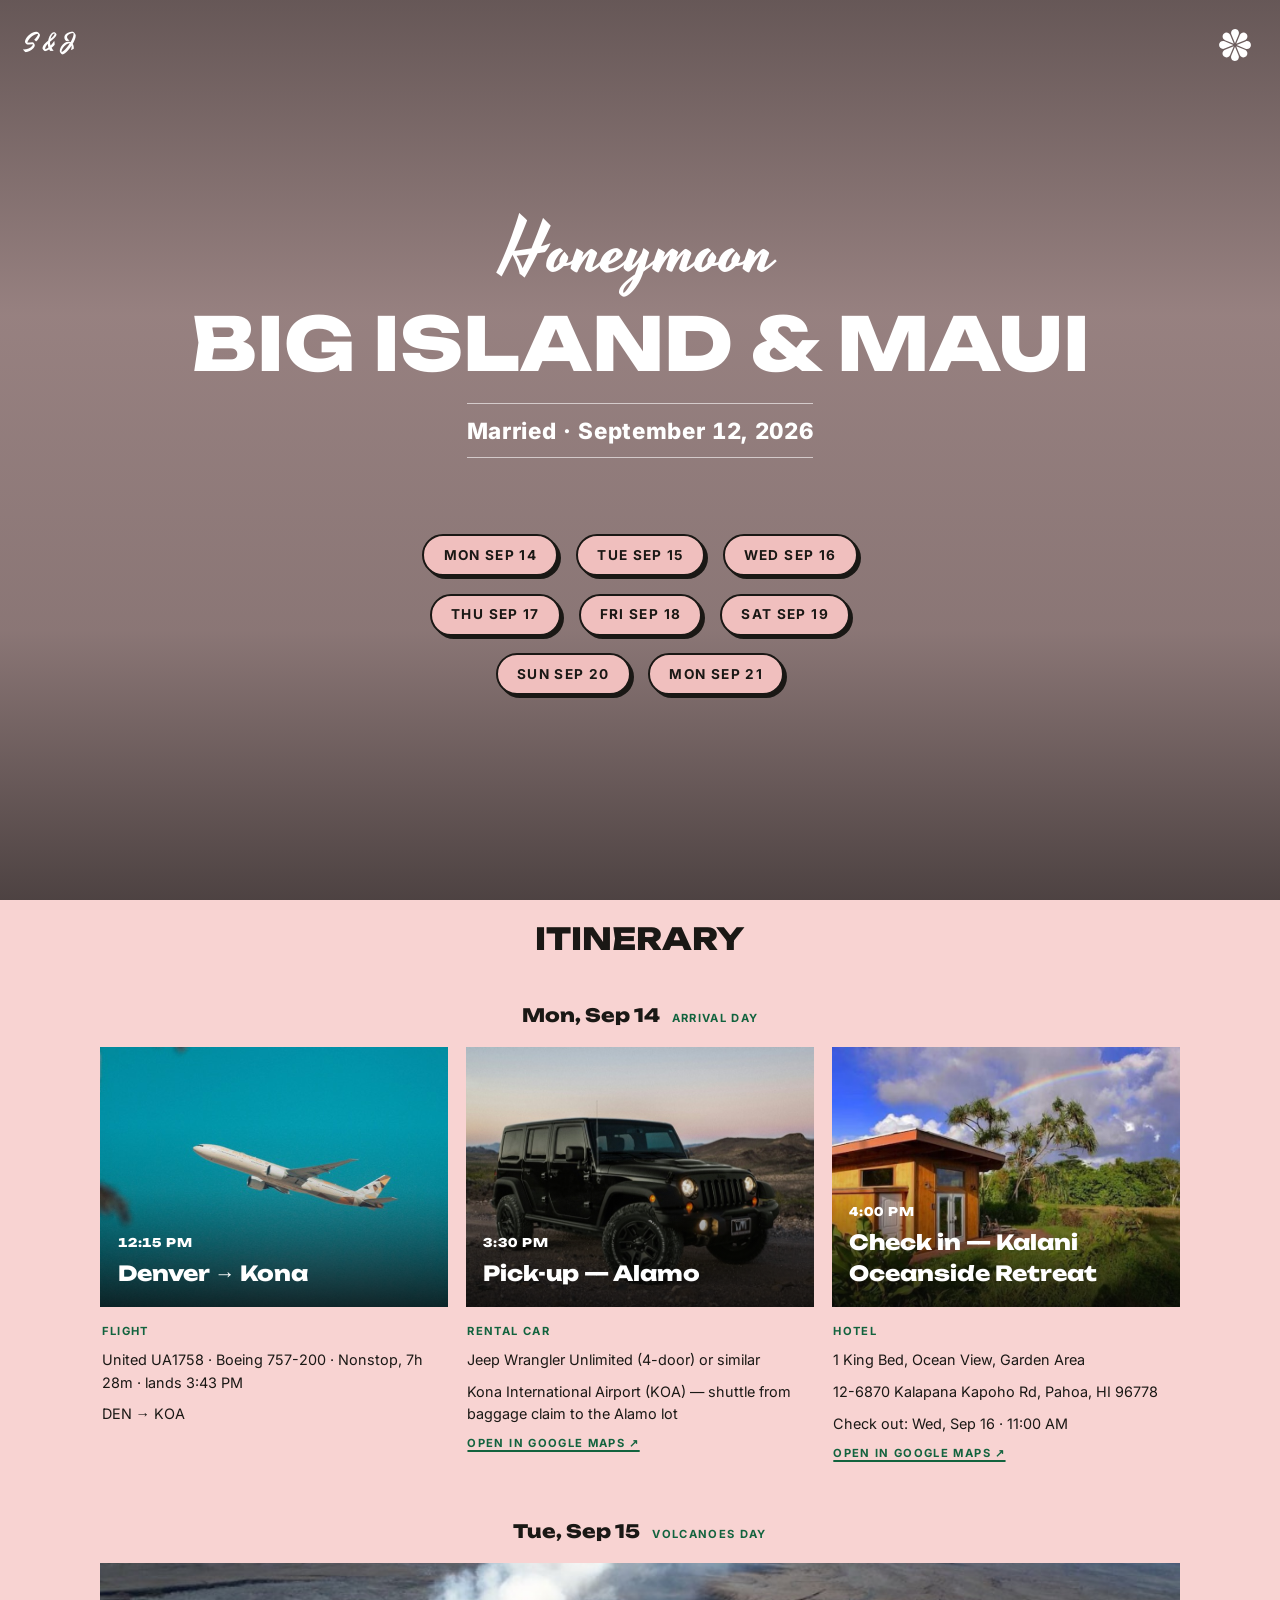
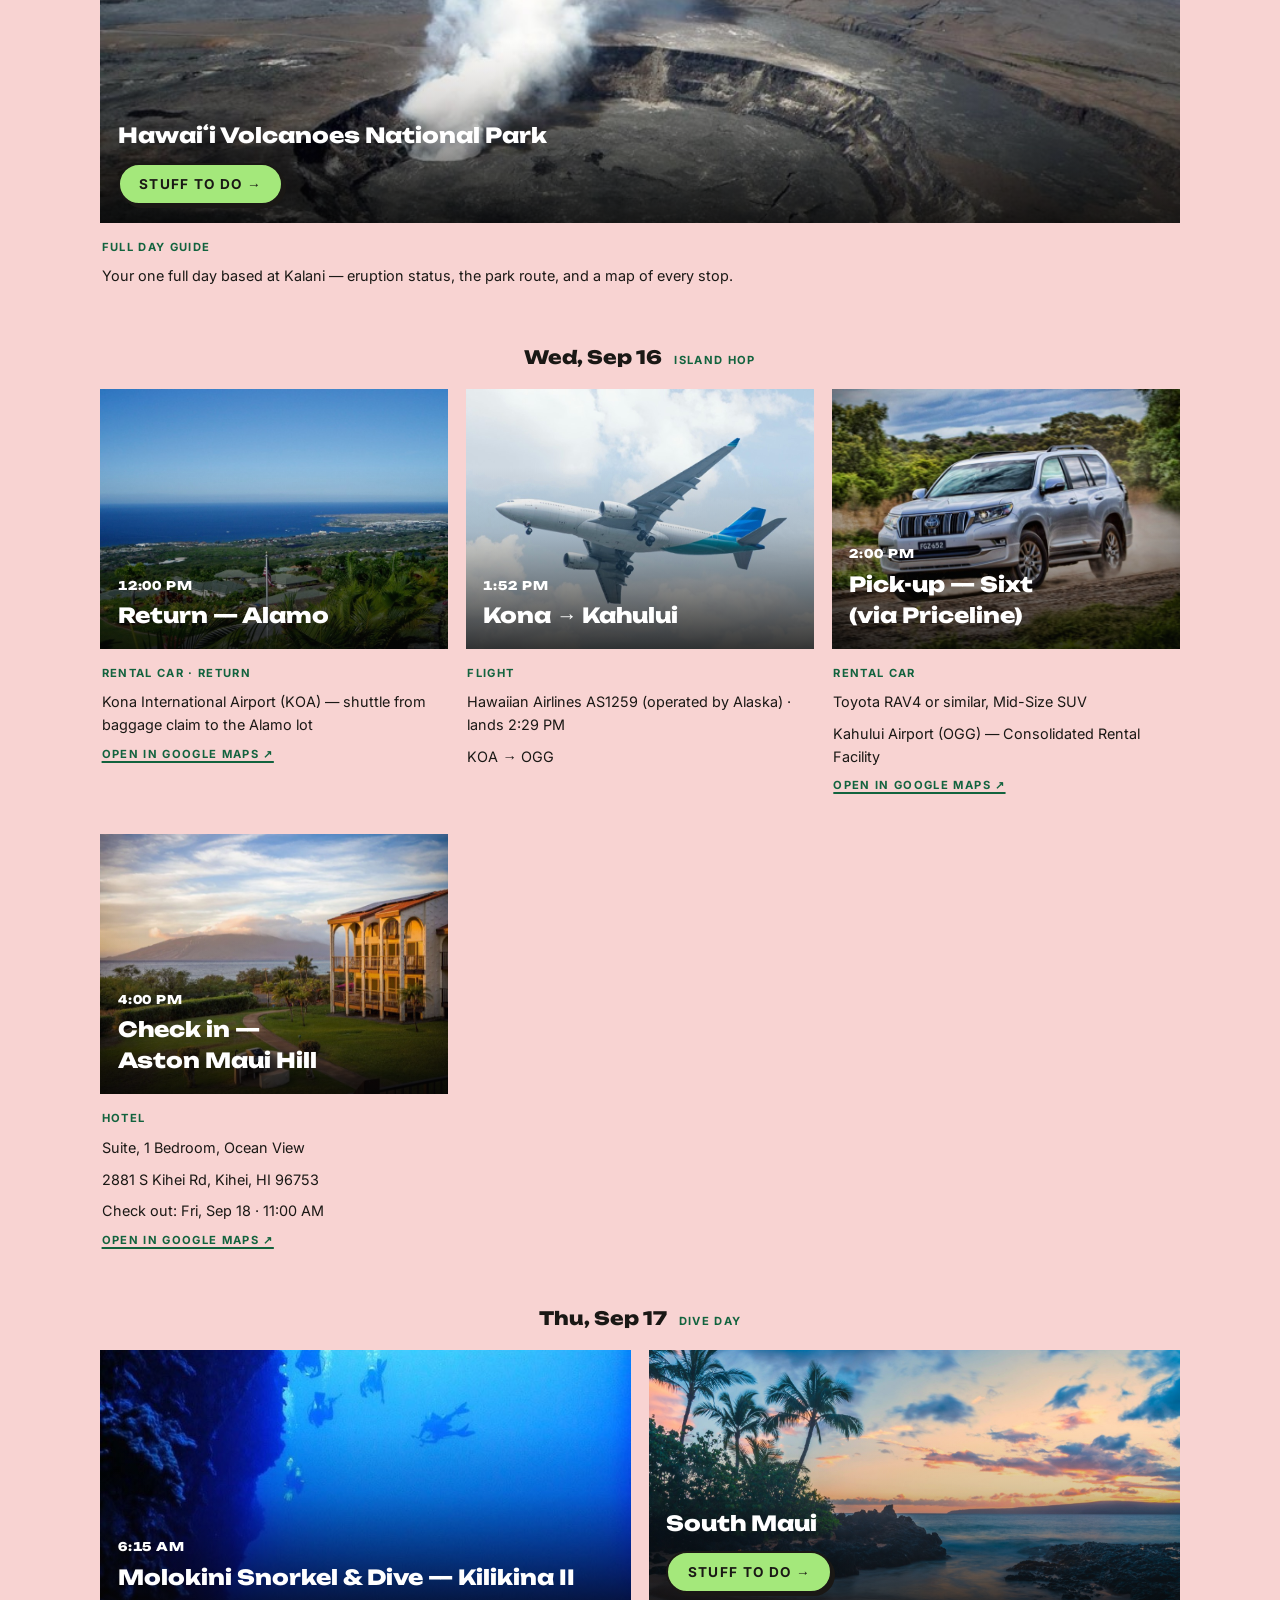
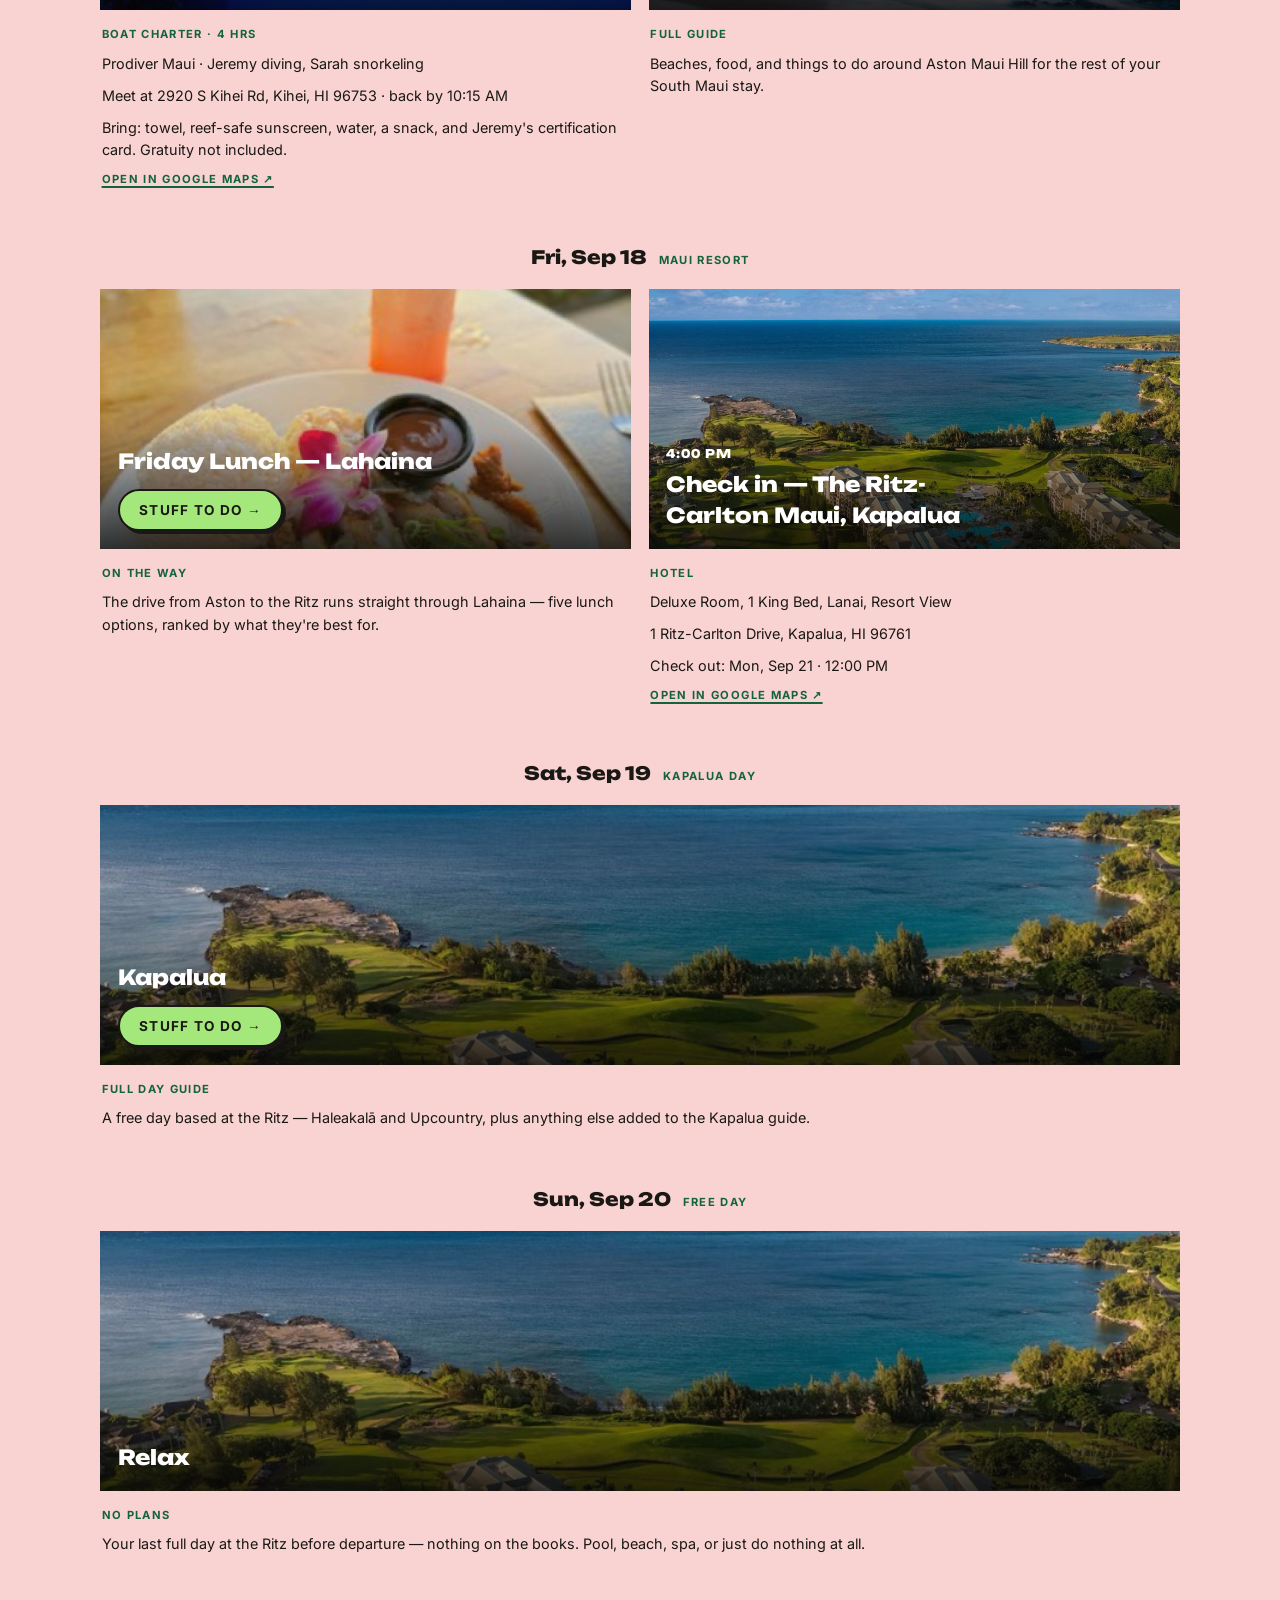
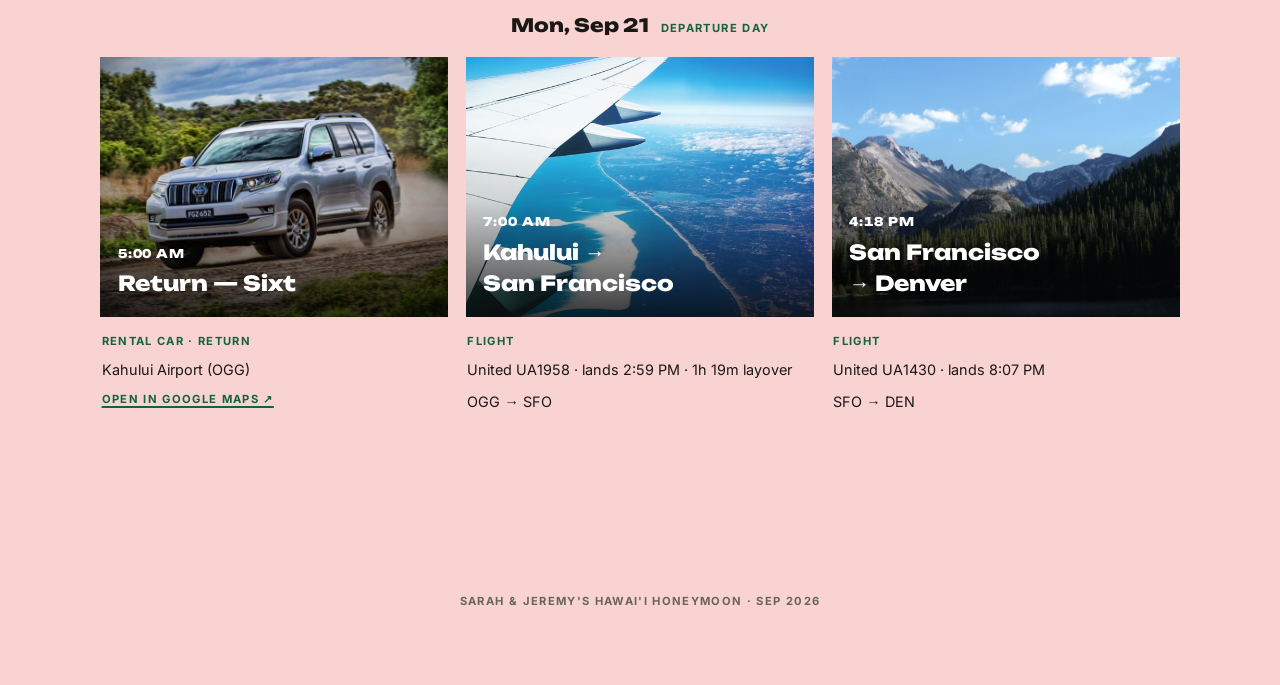
<file: index.html>
<!DOCTYPE html>
<html lang="en">
<head>
<meta charset="UTF-8">
<meta name="viewport" content="width=device-width, initial-scale=1.0, viewport-fit=cover">
<title>Sarah &amp; Jeremy's Honeymoon — Sep 2026</title>
<link rel="apple-touch-icon" href="apple-touch-icon.png">
<link rel="icon" href="apple-touch-icon.png">
<meta name="apple-mobile-web-app-title" content="Honeymoon">
<link rel="stylesheet" href="style.css">
</head>
<body>

<a class="skip-link" href="#full-itinerary">Skip to itinerary</a>

<header class="site-nav" id="site-nav">
  <div class="nav-inner">
    <button class="nav-menu-toggle" id="menu-toggle" aria-label="Open menu" aria-expanded="false" aria-controls="site-menu">
      <svg class="nav-flower-icon" viewBox="0 0 100 100" width="28" height="28" aria-hidden="true" focusable="false">
        <g fill="currentColor">
          <path d="M23.8309326,37.2197571l23.0420532,9.6327515l-9.4787598-23.097168   c-2.7919312-6.8032227-11.633667-8.7077026-16.8599243-3.5341797c-0.0755615,0.0748291-0.1508789,0.1499023-0.2258301,0.2252808   C15.1661987,25.6155701,17.1038208,34.4075012,23.8309326,37.2197571z"/>
          <path d="M23.7550659,62.6055603c-6.8031616,2.7919312-8.7077026,11.633606-3.5342407,16.8598633   c0.0749512,0.0756836,0.1500854,0.151062,0.2255249,0.2261353c5.1691284,5.142334,13.9610596,3.2047119,16.7733765-3.5224609   l9.6329346-23.0424805L23.7550659,62.6055603z"/>
          <path d="M22.4661255,59.4639587l23.09729-9.4788208l-23.0422363-9.6327515   c-6.7270508-2.8123169-14.34552,1.9845581-14.4122314,9.2755737c-0.0009766,0.1063232-0.0015259,0.2127686-0.00177,0.3191528   C8.0963745,57.3009338,15.6629028,62.2559509,22.4661255,59.4639587z"/>
          <path d="M50.0145264,45.5632629l9.6326904-23.0420532c2.8123169-6.7271729-1.9846802-14.3455811-9.2756958-14.4122314   c-0.1063232-0.0009766-0.2126465-0.0015259-0.3190308-0.00177c-7.3538208-0.0107422-12.3087769,7.5557251-9.5167847,14.3589478   L50.0145264,45.5632629z"/>
          <path d="M77.5338745,40.5353699l-23.0974731,9.4790039l23.0424194,9.6328735   c6.7271729,2.8122559,14.3456421-1.9847412,14.4122314-9.2757568c0.0010376-0.1063843,0.0015869-0.2128296,0.00177-0.3193359   C91.9035645,42.6983337,84.3370972,37.7434998,77.5338745,40.5353699z"/>
          <path d="M49.9852905,54.4362488l-9.6329956,23.0426025c-2.8123169,6.7271118,1.9846191,14.3455811,9.2756348,14.4122925   c0.1064453,0.0009766,0.2129517,0.0015259,0.319519,0.0016479c7.3538208,0.0109253,12.3088379-7.555603,9.5168457-14.3588257   L49.9852905,54.4362488z"/>
          <path d="M76.2443848,37.3940125c6.8032837-2.7919922,8.7077637-11.6337891,3.5341797-16.8599243   c-0.0748901-0.0756836-0.1499634-0.151001-0.2253418-0.2259521c-5.1691895-5.1422119-13.9610596-3.2045288-16.7732544,3.522522   l-9.6328125,23.0422363L76.2443848,37.3940125z"/>
          <path d="M76.1694336,62.7799377L53.12677,53.1469421l9.4790039,23.0977783   c2.7919922,6.8032227,11.633728,8.7077637,16.8599854,3.5341187c0.0756836-0.0748901,0.151062-0.1500854,0.2261963-0.2255859   C84.8341675,74.3840637,82.8964844,65.5922546,76.1694336,62.7799377z"/>
        </g>
      </svg>
    </button>
    <a class="nav-wordmark" href="#top">
      <span class="nav-wordmark-full">
        <span class="nav-wordmark-top">September 14 – 21, 2026</span>
        <span class="nav-wordmark-bottom">Sarah &amp; Jeremy</span>
      </span>
      <span class="nav-wordmark-compact">S &amp; J</span>
    </a>
  </div>
</header>

<div class="site-menu" id="site-menu" aria-hidden="true">
  <button class="site-menu-close" id="menu-close" aria-label="Close menu">&times;</button>
  <nav class="site-menu-list">
    <a href="index.html" class="is-current">Itinerary</a>
    <a href="volcanoes.html">Hawaiʻi Volcanoes</a>
    <a href="maui.html">South Maui</a>
    <a href="lahaina.html">Lahaina Lunch</a>
    <a href="ritz.html">Kapalua</a>
  </nav>
</div>

<section class="hero" id="top">
  <div class="hero-slide bg-hero" aria-hidden="true"></div>
  <div class="hero-slide bg-hero-cove" aria-hidden="true"></div>
  <div class="hero-slide bg-hero-lagoon" aria-hidden="true"></div>
  <div class="hero-slide bg-hero-lava" aria-hidden="true"></div>
  <div class="hero-content">
    <p class="hero-subtitle">Honeymoon</p>
    <h1 class="hero-title">Big Island &amp; Maui</h1>
    <p class="countdown" id="countdown">
      <span class="countdown-value" id="countdown-value">&nbsp;</span>
    </p>
    <nav class="day-nav" aria-label="Jump to day">
      <a href="#day-14">Mon Sep 14</a>
      <a href="#day-15">Tue Sep 15</a>
      <a href="#day-16">Wed Sep 16</a>
      <a href="#day-17">Thu Sep 17</a>
      <a href="#day-18">Fri Sep 18</a>
      <a href="#day-19">Sat Sep 19</a>
      <a href="#day-20">Sun Sep 20</a>
      <a href="#day-21">Mon Sep 21</a>
    </nav>
  </div>
</section>

<main id="full-itinerary" class="timeline">
  <h2 class="section-title">Itinerary</h2>

  <section class="day" id="day-14">
    <div class="day-label">
      <span class="date">Mon, Sep 14</span>
      <span class="day-tag">Arrival day</span>
    </div>
    <div class="events">

      <article class="event flight">
        <div class="event-photo bg-flight-depart">
          <span class="event-time">12:15 PM</span>
          <h3>Denver → Kona</h3>
        </div>
        <div class="event-details">
          <span class="event-tag">Flight</span>
          <p class="meta">United UA1758 · Boeing 757-200 · Nonstop, 7h 28m · lands 3:43 PM</p>
          <p class="meta">DEN → KOA</p>
        </div>
      </article>

      <article class="event car">
        <div class="event-photo bg-car-alamo">
          <span class="event-time">3:30 PM</span>
          <h3>Pick-up — Alamo</h3>
        </div>
        <div class="event-details">
          <span class="event-tag">Rental Car</span>
          <p class="meta">Jeep Wrangler Unlimited (4-door) or similar</p>
          <p class="meta">Kona International Airport (KOA) — shuttle from baggage claim to the Alamo lot</p>
          <a class="map-link" href="https://www.google.com/maps/search/?api=1&query=Alamo+Rent+A+Car,+Kailua-Kona,+HI" target="_blank" rel="noopener">Open in Google Maps ↗</a>
        </div>
      </article>

      <article class="event hotel">
        <div class="event-photo bg-kalani-real">
          <span class="event-time">4:00 PM</span>
          <h3>Check in — Kalani Oceanside Retreat</h3>
        </div>
        <div class="event-details">
          <span class="event-tag">Hotel</span>
          <p class="meta">1 King Bed, Ocean View, Garden Area</p>
          <p class="meta">12-6870 Kalapana Kapoho Rd, Pahoa, HI 96778</p>
          <p class="meta">Check out: Wed, Sep 16 · 11:00 AM</p>
          <a class="map-link" href="https://www.google.com/maps/search/?api=1&query=Kalani+Oceanside+Retreat,+12-6870+Kalapana+Kapoho+Rd,+Pahoa,+HI+96778" target="_blank" rel="noopener">Open in Google Maps ↗</a>
        </div>
      </article>

    </div>
  </section>

  <section class="day" id="day-15">
    <div class="day-label">
      <span class="date">Tue, Sep 15</span>
      <span class="day-tag">Volcanoes day</span>
    </div>
    <div class="events">

      <article class="event page-link">
        <a class="event-photo-link" href="volcanoes.html">
          <div class="event-photo bg-volc-halemaumau">
            <h3>Hawaiʻi Volcanoes National Park</h3>
            <span class="event-cta">Stuff To Do →</span>
          </div>
        </a>
        <div class="event-details">
          <span class="event-tag">Full Day Guide</span>
          <p class="meta">Your one full day based at Kalani — eruption status, the park route, and a map of every stop.</p>
        </div>
      </article>

    </div>
  </section>

  <section class="day" id="day-16">
    <div class="day-label">
      <span class="date">Wed, Sep 16</span>
      <span class="day-tag">Island hop</span>
    </div>
    <div class="events">

      <article class="event car checkout">
        <div class="event-photo bg-tilekona">
          <span class="event-time">12:00 PM</span>
          <h3>Return — Alamo</h3>
        </div>
        <div class="event-details">
          <span class="event-tag">Rental Car · Return</span>
          <p class="meta">Kona International Airport (KOA) — shuttle from baggage claim to the Alamo lot</p>
          <a class="map-link" href="https://www.google.com/maps/search/?api=1&query=Alamo+Rent+A+Car,+Kailua-Kona,+HI" target="_blank" rel="noopener">Open in Google Maps ↗</a>
        </div>
      </article>

      <article class="event flight">
        <div class="event-photo bg-flight-interisland">
          <span class="event-time">1:52 PM</span>
          <h3>Kona → Kahului</h3>
        </div>
        <div class="event-details">
          <span class="event-tag">Flight</span>
          <p class="meta">Hawaiian Airlines AS1259 (operated by Alaska) · lands 2:29 PM</p>
          <p class="meta">KOA → OGG</p>
        </div>
      </article>

      <article class="event car">
        <div class="event-photo bg-car-sixt">
          <span class="event-time">2:00 PM</span>
          <h3>Pick-up — Sixt (via Priceline)</h3>
        </div>
        <div class="event-details">
          <span class="event-tag">Rental Car</span>
          <p class="meta">Toyota RAV4 or similar, Mid-Size SUV</p>
          <p class="meta">Kahului Airport (OGG) — Consolidated Rental Facility</p>
          <a class="map-link" href="https://www.google.com/maps/search/?api=1&query=Sixt+Rent+A+Car+Kahului+Airport" target="_blank" rel="noopener">Open in Google Maps ↗</a>
        </div>
      </article>

      <article class="event hotel">
        <div class="event-photo bg-aston-real">
          <span class="event-time">4:00 PM</span>
          <h3>Check in — Aston Maui Hill</h3>
        </div>
        <div class="event-details">
          <span class="event-tag">Hotel</span>
          <p class="meta">Suite, 1 Bedroom, Ocean View</p>
          <p class="meta">2881 S Kihei Rd, Kihei, HI 96753</p>
          <p class="meta">Check out: Fri, Sep 18 · 11:00 AM</p>
          <a class="map-link" href="https://www.google.com/maps/search/?api=1&query=Aston+Maui+Hill,+2881+S+Kihei+Rd,+Kihei,+HI+96753" target="_blank" rel="noopener">Open in Google Maps ↗</a>
        </div>
      </article>

    </div>
  </section>

  <section class="day" id="day-17">
    <div class="day-label">
      <span class="date">Thu, Sep 17</span>
      <span class="day-tag">Dive day</span>
    </div>
    <div class="events">

      <article class="event dive">
        <div class="event-photo bg-dive-scuba">
          <span class="event-time">6:15 AM</span>
          <h3>Molokini Snorkel &amp; Dive — Kilikina II</h3>
        </div>
        <div class="event-details">
          <span class="event-tag">Boat Charter · 4 hrs</span>
          <p class="meta">Prodiver Maui · Jeremy diving, Sarah snorkeling</p>
          <p class="meta">Meet at 2920 S Kihei Rd, Kihei, HI 96753 · back by 10:15 AM</p>
          <p class="meta">Bring: towel, reef-safe sunscreen, water, a snack, and Jeremy's certification card. Gratuity not included.</p>
          <a class="map-link" href="https://www.google.com/maps/search/?api=1&query=2920+S+Kihei+Rd,+Kihei,+HI+96753" target="_blank" rel="noopener">Open in Google Maps ↗</a>
        </div>
      </article>

      <article class="event page-link">
        <a class="event-photo-link" href="maui.html">
          <div class="event-photo bg-hero-cove">
            <h3>South Maui</h3>
            <span class="event-cta">Stuff To Do →</span>
          </div>
        </a>
        <div class="event-details">
          <span class="event-tag">Full Guide</span>
          <p class="meta">Beaches, food, and things to do around Aston Maui Hill for the rest of your South Maui stay.</p>
        </div>
      </article>

    </div>
  </section>

  <section class="day" id="day-18">
    <div class="day-label">
      <span class="date">Fri, Sep 18</span>
      <span class="day-tag">Maui resort</span>
    </div>
    <div class="events">

      <article class="event page-link">
        <a class="event-photo-link" href="lahaina.html">
          <div class="event-photo bg-food-alohamixedplate">
            <h3>Friday Lunch — Lahaina</h3>
            <span class="event-cta">Stuff To Do →</span>
          </div>
        </a>
        <div class="event-details">
          <span class="event-tag">On The Way</span>
          <p class="meta">The drive from Aston to the Ritz runs straight through Lahaina — five lunch options, ranked by what they're best for.</p>
        </div>
      </article>

      <article class="event hotel">
        <div class="event-photo bg-ritz-real">
          <span class="event-time">4:00 PM</span>
          <h3>Check in — The Ritz-Carlton Maui, Kapalua</h3>
        </div>
        <div class="event-details">
          <span class="event-tag">Hotel</span>
          <p class="meta">Deluxe Room, 1 King Bed, Lanai, Resort View</p>
          <p class="meta">1 Ritz-Carlton Drive, Kapalua, HI 96761</p>
          <p class="meta">Check out: Mon, Sep 21 · 12:00 PM</p>
          <a class="map-link" href="https://www.google.com/maps/search/?api=1&query=The+Ritz-Carlton+Maui,+Kapalua,+1+Ritz-Carlton+Drive,+Kapalua,+HI+96761" target="_blank" rel="noopener">Open in Google Maps ↗</a>
        </div>
      </article>

    </div>
  </section>

  <section class="day" id="day-19">
    <div class="day-label">
      <span class="date">Sat, Sep 19</span>
      <span class="day-tag">Kapalua day</span>
    </div>
    <div class="events">

      <article class="event page-link">
        <a class="event-photo-link" href="ritz.html">
          <div class="event-photo bg-ritz-real">
            <h3>Kapalua</h3>
            <span class="event-cta">Stuff To Do →</span>
          </div>
        </a>
        <div class="event-details">
          <span class="event-tag">Full Day Guide</span>
          <p class="meta">A free day based at the Ritz — Haleakalā and Upcountry, plus anything else added to the Kapalua guide.</p>
        </div>
      </article>

    </div>
  </section>

  <section class="day" id="day-20">
    <div class="day-label">
      <span class="date">Sun, Sep 20</span>
      <span class="day-tag">Free day</span>
    </div>
    <div class="events">

      <article class="event">
        <div class="event-photo bg-ritz-real">
          <h3>Relax</h3>
        </div>
        <div class="event-details">
          <span class="event-tag">No Plans</span>
          <p class="meta">Your last full day at the Ritz before departure — nothing on the books. Pool, beach, spa, or just do nothing at all.</p>
        </div>
      </article>

    </div>
  </section>

  <section class="day" id="day-21">
    <div class="day-label">
      <span class="date">Mon, Sep 21</span>
      <span class="day-tag">Departure day</span>
    </div>
    <div class="events">

      <article class="event car checkout">
        <div class="event-photo bg-car-sixt">
          <span class="event-time">5:00 AM</span>
          <h3>Return — Sixt</h3>
        </div>
        <div class="event-details">
          <span class="event-tag">Rental Car · Return</span>
          <p class="meta">Kahului Airport (OGG)</p>
          <a class="map-link" href="https://www.google.com/maps/search/?api=1&query=Sixt+Rent+A+Car+Kahului+Airport" target="_blank" rel="noopener">Open in Google Maps ↗</a>
        </div>
      </article>

      <article class="event flight">
        <div class="event-photo bg-flight-coast">
          <span class="event-time">7:00 AM</span>
          <h3>Kahului → San Francisco</h3>
        </div>
        <div class="event-details">
          <span class="event-tag">Flight</span>
          <p class="meta">United UA1958 · lands 2:59 PM · 1h 19m layover</p>
          <p class="meta">OGG → SFO</p>
        </div>
      </article>

      <article class="event flight">
        <div class="event-photo bg-tilehome">
          <span class="event-time">4:18 PM</span>
          <h3>San Francisco → Denver</h3>
        </div>
        <div class="event-details">
          <span class="event-tag">Flight</span>
          <p class="meta">United UA1430 · lands 8:07 PM</p>
          <p class="meta">SFO → DEN</p>
        </div>
      </article>

    </div>
  </section>

</main>

<footer>
  <p>Sarah &amp; Jeremy's Hawai'i honeymoon · Sep 2026</p>
</footer>

<script>
(function () {
  var toggle = document.getElementById('menu-toggle');
  var menu = document.getElementById('site-menu');
  var closeBtn = document.getElementById('menu-close');
  if (!toggle || !menu) return;

  function openMenu() {
    menu.classList.add('is-open');
    menu.setAttribute('aria-hidden', 'false');
    toggle.setAttribute('aria-expanded', 'true');
  }
  function closeMenu() {
    menu.classList.remove('is-open');
    menu.setAttribute('aria-hidden', 'true');
    toggle.setAttribute('aria-expanded', 'false');
  }

  toggle.addEventListener('click', openMenu);
  if (closeBtn) closeBtn.addEventListener('click', closeMenu);
  menu.addEventListener('click', function (e) {
    if (e.target === menu) closeMenu();
  });
  document.addEventListener('keydown', function (e) {
    if (e.key === 'Escape') closeMenu();
  });
})();
</script>

<script>
(function () {
  var nav = document.getElementById('site-nav');
  if (!nav) return;
  var ticking = false;

  function update() {
    nav.classList.toggle('is-scrolled', window.scrollY > 80);
    ticking = false;
  }

  window.addEventListener('scroll', function () {
    if (!ticking) {
      requestAnimationFrame(update);
      ticking = true;
    }
  }, { passive: true });

  update();
})();
</script>

<script>
(function () {
  var tripStart = new Date('2026-09-14T12:15:00');
  var tripEnd = new Date('2026-09-22T00:00:00');
  var value = document.getElementById('countdown-value');
  if (!value) return;

  function pad(n) { return String(n).padStart(2, '0'); }

  function tick() {
    var now = new Date();
    var ms = tripStart - now;

    if (ms > 0) {
      var totalSeconds = Math.floor(ms / 1000);
      var d = Math.floor(totalSeconds / 86400);
      var h = Math.floor((totalSeconds % 86400) / 3600);
      var m = Math.floor((totalSeconds % 3600) / 60);
      var s = totalSeconds % 60;
      value.textContent = d + 'd ' + pad(h) + 'h ' + pad(m) + 'm ' + pad(s) + 's';
    } else if (now < tripEnd) {
      value.textContent = 'On the honeymoon';
    } else {
      value.textContent = 'Married · September 12, 2026';
    }
  }

  tick();
  setInterval(tick, 1000);
})();
</script>

</body>
</html>
</file>
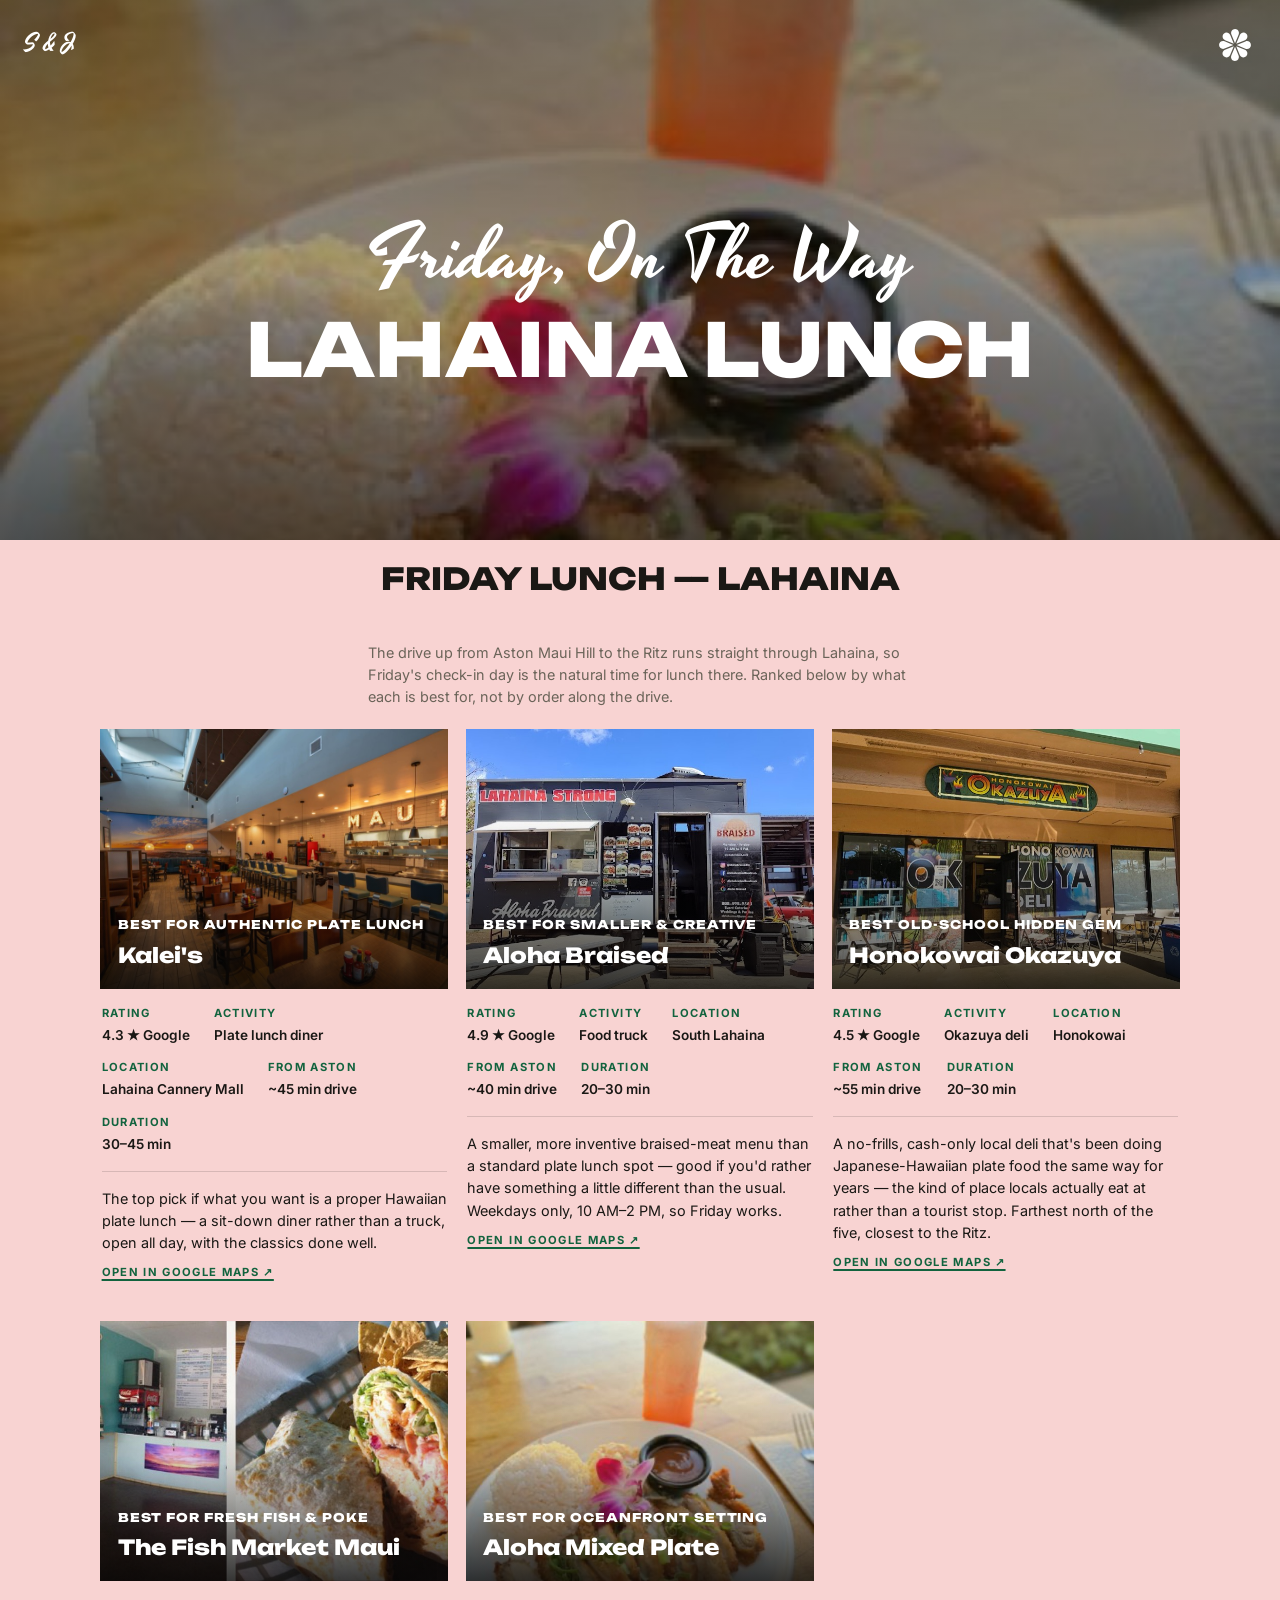
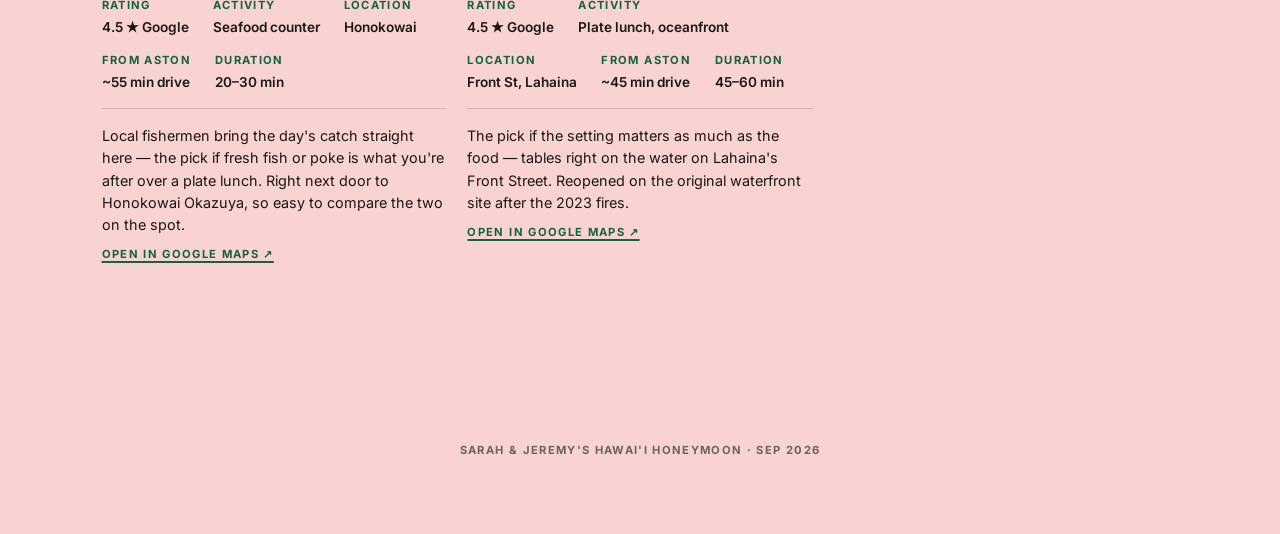
<file: lahaina.html>
<!DOCTYPE html>
<html lang="en">
<head>
<meta charset="UTF-8">
<meta name="viewport" content="width=device-width, initial-scale=1.0, viewport-fit=cover">
<title>Friday Lunch — Lahaina — Sarah &amp; Jeremy's Honeymoon</title>
<link rel="apple-touch-icon" href="apple-touch-icon.png">
<link rel="icon" href="apple-touch-icon.png">
<meta name="apple-mobile-web-app-title" content="Honeymoon">
<link rel="stylesheet" href="style.css">
</head>
<body>

<a class="skip-link" href="#lahaina-lunch">Skip to lunch options</a>

<header class="site-nav" id="site-nav">
  <div class="nav-inner">
    <button class="nav-menu-toggle" id="menu-toggle" aria-label="Open menu" aria-expanded="false" aria-controls="site-menu">
      <svg class="nav-flower-icon" viewBox="0 0 100 100" width="28" height="28" aria-hidden="true" focusable="false">
        <g fill="currentColor">
          <path d="M23.8309326,37.2197571l23.0420532,9.6327515l-9.4787598-23.097168   c-2.7919312-6.8032227-11.633667-8.7077026-16.8599243-3.5341797c-0.0755615,0.0748291-0.1508789,0.1499023-0.2258301,0.2252808   C15.1661987,25.6155701,17.1038208,34.4075012,23.8309326,37.2197571z"/>
          <path d="M23.7550659,62.6055603c-6.8031616,2.7919312-8.7077026,11.633606-3.5342407,16.8598633   c0.0749512,0.0756836,0.1500854,0.151062,0.2255249,0.2261353c5.1691284,5.142334,13.9610596,3.2047119,16.7733765-3.5224609   l9.6329346-23.0424805L23.7550659,62.6055603z"/>
          <path d="M22.4661255,59.4639587l23.09729-9.4788208l-23.0422363-9.6327515   c-6.7270508-2.8123169-14.34552,1.9845581-14.4122314,9.2755737c-0.0009766,0.1063232-0.0015259,0.2127686-0.00177,0.3191528   C8.0963745,57.3009338,15.6629028,62.2559509,22.4661255,59.4639587z"/>
          <path d="M50.0145264,45.5632629l9.6326904-23.0420532c2.8123169-6.7271729-1.9846802-14.3455811-9.2756958-14.4122314   c-0.1063232-0.0009766-0.2126465-0.0015259-0.3190308-0.00177c-7.3538208-0.0107422-12.3087769,7.5557251-9.5167847,14.3589478   L50.0145264,45.5632629z"/>
          <path d="M77.5338745,40.5353699l-23.0974731,9.4790039l23.0424194,9.6328735   c6.7271729,2.8122559,14.3456421-1.9847412,14.4122314-9.2757568c0.0010376-0.1063843,0.0015869-0.2128296,0.00177-0.3193359   C91.9035645,42.6983337,84.3370972,37.7434998,77.5338745,40.5353699z"/>
          <path d="M49.9852905,54.4362488l-9.6329956,23.0426025c-2.8123169,6.7271118,1.9846191,14.3455811,9.2756348,14.4122925   c0.1064453,0.0009766,0.2129517,0.0015259,0.319519,0.0016479c7.3538208,0.0109253,12.3088379-7.555603,9.5168457-14.3588257   L49.9852905,54.4362488z"/>
          <path d="M76.2443848,37.3940125c6.8032837-2.7919922,8.7077637-11.6337891,3.5341797-16.8599243   c-0.0748901-0.0756836-0.1499634-0.151001-0.2253418-0.2259521c-5.1691895-5.1422119-13.9610596-3.2045288-16.7732544,3.522522   l-9.6328125,23.0422363L76.2443848,37.3940125z"/>
          <path d="M76.1694336,62.7799377L53.12677,53.1469421l9.4790039,23.0977783   c2.7919922,6.8032227,11.633728,8.7077637,16.8599854,3.5341187c0.0756836-0.0748901,0.151062-0.1500854,0.2261963-0.2255859   C84.8341675,74.3840637,82.8964844,65.5922546,76.1694336,62.7799377z"/>
        </g>
      </svg>
    </button>
    <a class="nav-wordmark" href="#top">
      <span class="nav-wordmark-full">
        <span class="nav-wordmark-top">September 14 – 21, 2026</span>
        <span class="nav-wordmark-bottom">Sarah &amp; Jeremy</span>
      </span>
      <span class="nav-wordmark-compact">S &amp; J</span>
    </a>
  </div>
</header>

<div class="site-menu" id="site-menu" aria-hidden="true">
  <button class="site-menu-close" id="menu-close" aria-label="Close menu">&times;</button>
  <nav class="site-menu-list">
    <a href="index.html">Itinerary</a>
    <a href="volcanoes.html">Hawaiʻi Volcanoes</a>
    <a href="maui.html">South Maui</a>
    <a href="lahaina.html" class="is-current">Lahaina Lunch</a>
    <a href="ritz.html">Kapalua</a>
  </nav>
</div>

<section class="page-hero bg-food-alohamixedplate" id="top">
  <div class="page-hero-content">
    <p class="hero-subtitle">Friday, On The Way</p>
    <h1 class="hero-title">Lahaina Lunch</h1>
  </div>
</section>

<main class="timeline">

  <section id="lahaina-lunch">
    <h2 class="section-title">Friday Lunch — Lahaina</h2>
    <p class="map-note">The drive up from Aston Maui Hill to the Ritz runs straight through Lahaina, so Friday's check-in day is the natural time for lunch there. Ranked below by what each is best for, not by order along the drive.</p>

    <div class="events">

      <article class="event">
        <div class="event-photo bg-food-kaleis">
          <span class="event-time">Best For Authentic Plate Lunch</span>
          <h3>Kalei's</h3>
        </div>
        <div class="event-details">
          <div class="event-specs">
            <div class="event-spec"><span class="event-spec-label">Rating</span><span class="event-spec-value">4.3 ★ Google</span></div>
            <div class="event-spec"><span class="event-spec-label">Activity</span><span class="event-spec-value">Plate lunch diner</span></div>
            <div class="event-spec"><span class="event-spec-label">Location</span><span class="event-spec-value">Lahaina Cannery Mall</span></div>
            <div class="event-spec"><span class="event-spec-label">From Aston</span><span class="event-spec-value">~45 min drive</span></div>
            <div class="event-spec"><span class="event-spec-label">Duration</span><span class="event-spec-value">30–45 min</span></div>
          </div>
          <p class="meta">The top pick if what you want is a proper Hawaiian plate lunch — a sit-down diner rather than a truck, open all day, with the classics done well.</p>
          <a class="map-link" href="https://www.google.com/maps/search/?api=1&query=Kalei%27s+Lahaina+Cannery+Mall" target="_blank" rel="noopener">Open in Google Maps ↗</a>
        </div>
      </article>

      <article class="event">
        <div class="event-photo bg-food-alohabraised">
          <span class="event-time">Best For Smaller &amp; Creative</span>
          <h3>Aloha Braised</h3>
        </div>
        <div class="event-details">
          <div class="event-specs">
            <div class="event-spec"><span class="event-spec-label">Rating</span><span class="event-spec-value">4.9 ★ Google</span></div>
            <div class="event-spec"><span class="event-spec-label">Activity</span><span class="event-spec-value">Food truck</span></div>
            <div class="event-spec"><span class="event-spec-label">Location</span><span class="event-spec-value">South Lahaina</span></div>
            <div class="event-spec"><span class="event-spec-label">From Aston</span><span class="event-spec-value">~40 min drive</span></div>
            <div class="event-spec"><span class="event-spec-label">Duration</span><span class="event-spec-value">20–30 min</span></div>
          </div>
          <p class="meta">A smaller, more inventive braised-meat menu than a standard plate lunch spot — good if you'd rather have something a little different than the usual. Weekdays only, 10 AM–2 PM, so Friday works.</p>
          <a class="map-link" href="https://www.google.com/maps/search/?api=1&query=Aloha+Braised+Food+Truck+Lahaina" target="_blank" rel="noopener">Open in Google Maps ↗</a>
        </div>
      </article>

      <article class="event">
        <div class="event-photo bg-food-okazuya">
          <span class="event-time">Best Old-School Hidden Gem</span>
          <h3>Honokowai Okazuya</h3>
        </div>
        <div class="event-details">
          <div class="event-specs">
            <div class="event-spec"><span class="event-spec-label">Rating</span><span class="event-spec-value">4.5 ★ Google</span></div>
            <div class="event-spec"><span class="event-spec-label">Activity</span><span class="event-spec-value">Okazuya deli</span></div>
            <div class="event-spec"><span class="event-spec-label">Location</span><span class="event-spec-value">Honokowai</span></div>
            <div class="event-spec"><span class="event-spec-label">From Aston</span><span class="event-spec-value">~55 min drive</span></div>
            <div class="event-spec"><span class="event-spec-label">Duration</span><span class="event-spec-value">20–30 min</span></div>
          </div>
          <p class="meta">A no-frills, cash-only local deli that's been doing Japanese-Hawaiian plate food the same way for years — the kind of place locals actually eat at rather than a tourist stop. Farthest north of the five, closest to the Ritz.</p>
          <a class="map-link" href="https://www.google.com/maps/search/?api=1&query=Honokowai+Okazuya+Deli" target="_blank" rel="noopener">Open in Google Maps ↗</a>
        </div>
      </article>

      <article class="event">
        <div class="event-photo bg-food-fishmarketmaui">
          <span class="event-time">Best For Fresh Fish &amp; Poke</span>
          <h3>The Fish Market Maui</h3>
        </div>
        <div class="event-details">
          <div class="event-specs">
            <div class="event-spec"><span class="event-spec-label">Rating</span><span class="event-spec-value">4.5 ★ Google</span></div>
            <div class="event-spec"><span class="event-spec-label">Activity</span><span class="event-spec-value">Seafood counter</span></div>
            <div class="event-spec"><span class="event-spec-label">Location</span><span class="event-spec-value">Honokowai</span></div>
            <div class="event-spec"><span class="event-spec-label">From Aston</span><span class="event-spec-value">~55 min drive</span></div>
            <div class="event-spec"><span class="event-spec-label">Duration</span><span class="event-spec-value">20–30 min</span></div>
          </div>
          <p class="meta">Local fishermen bring the day's catch straight here — the pick if fresh fish or poke is what you're after over a plate lunch. Right next door to Honokowai Okazuya, so easy to compare the two on the spot.</p>
          <a class="map-link" href="https://www.google.com/maps/search/?api=1&query=The+Fish+Market+Maui+Honokowai" target="_blank" rel="noopener">Open in Google Maps ↗</a>
        </div>
      </article>

      <article class="event">
        <div class="event-photo bg-food-alohamixedplate">
          <span class="event-time">Best For Oceanfront Setting</span>
          <h3>Aloha Mixed Plate</h3>
        </div>
        <div class="event-details">
          <div class="event-specs">
            <div class="event-spec"><span class="event-spec-label">Rating</span><span class="event-spec-value">4.5 ★ Google</span></div>
            <div class="event-spec"><span class="event-spec-label">Activity</span><span class="event-spec-value">Plate lunch, oceanfront</span></div>
            <div class="event-spec"><span class="event-spec-label">Location</span><span class="event-spec-value">Front St, Lahaina</span></div>
            <div class="event-spec"><span class="event-spec-label">From Aston</span><span class="event-spec-value">~45 min drive</span></div>
            <div class="event-spec"><span class="event-spec-label">Duration</span><span class="event-spec-value">45–60 min</span></div>
          </div>
          <p class="meta">The pick if the setting matters as much as the food — tables right on the water on Lahaina's Front Street. Reopened on the original waterfront site after the 2023 fires.</p>
          <a class="map-link" href="https://www.google.com/maps/search/?api=1&query=Aloha+Mixed+Plate+Lahaina" target="_blank" rel="noopener">Open in Google Maps ↗</a>
        </div>
      </article>

    </div>
  </section>

</main>

<footer>
  <p>Sarah &amp; Jeremy's Hawai'i honeymoon · Sep 2026</p>
</footer>

<script>
(function () {
  var toggle = document.getElementById('menu-toggle');
  var menu = document.getElementById('site-menu');
  var closeBtn = document.getElementById('menu-close');
  if (!toggle || !menu) return;

  function openMenu() {
    menu.classList.add('is-open');
    menu.setAttribute('aria-hidden', 'false');
    toggle.setAttribute('aria-expanded', 'true');
  }
  function closeMenu() {
    menu.classList.remove('is-open');
    menu.setAttribute('aria-hidden', 'true');
    toggle.setAttribute('aria-expanded', 'false');
  }

  toggle.addEventListener('click', openMenu);
  if (closeBtn) closeBtn.addEventListener('click', closeMenu);
  menu.addEventListener('click', function (e) {
    if (e.target === menu) closeMenu();
  });
  document.addEventListener('keydown', function (e) {
    if (e.key === 'Escape') closeMenu();
  });
})();
</script>

<script>
(function () {
  var nav = document.getElementById('site-nav');
  if (!nav) return;
  var ticking = false;

  function update() {
    nav.classList.toggle('is-scrolled', window.scrollY > 80);
    ticking = false;
  }

  window.addEventListener('scroll', function () {
    if (!ticking) {
      requestAnimationFrame(update);
      ticking = true;
    }
  }, { passive: true });

  update();
})();
</script>

</body>
</html>
</file>
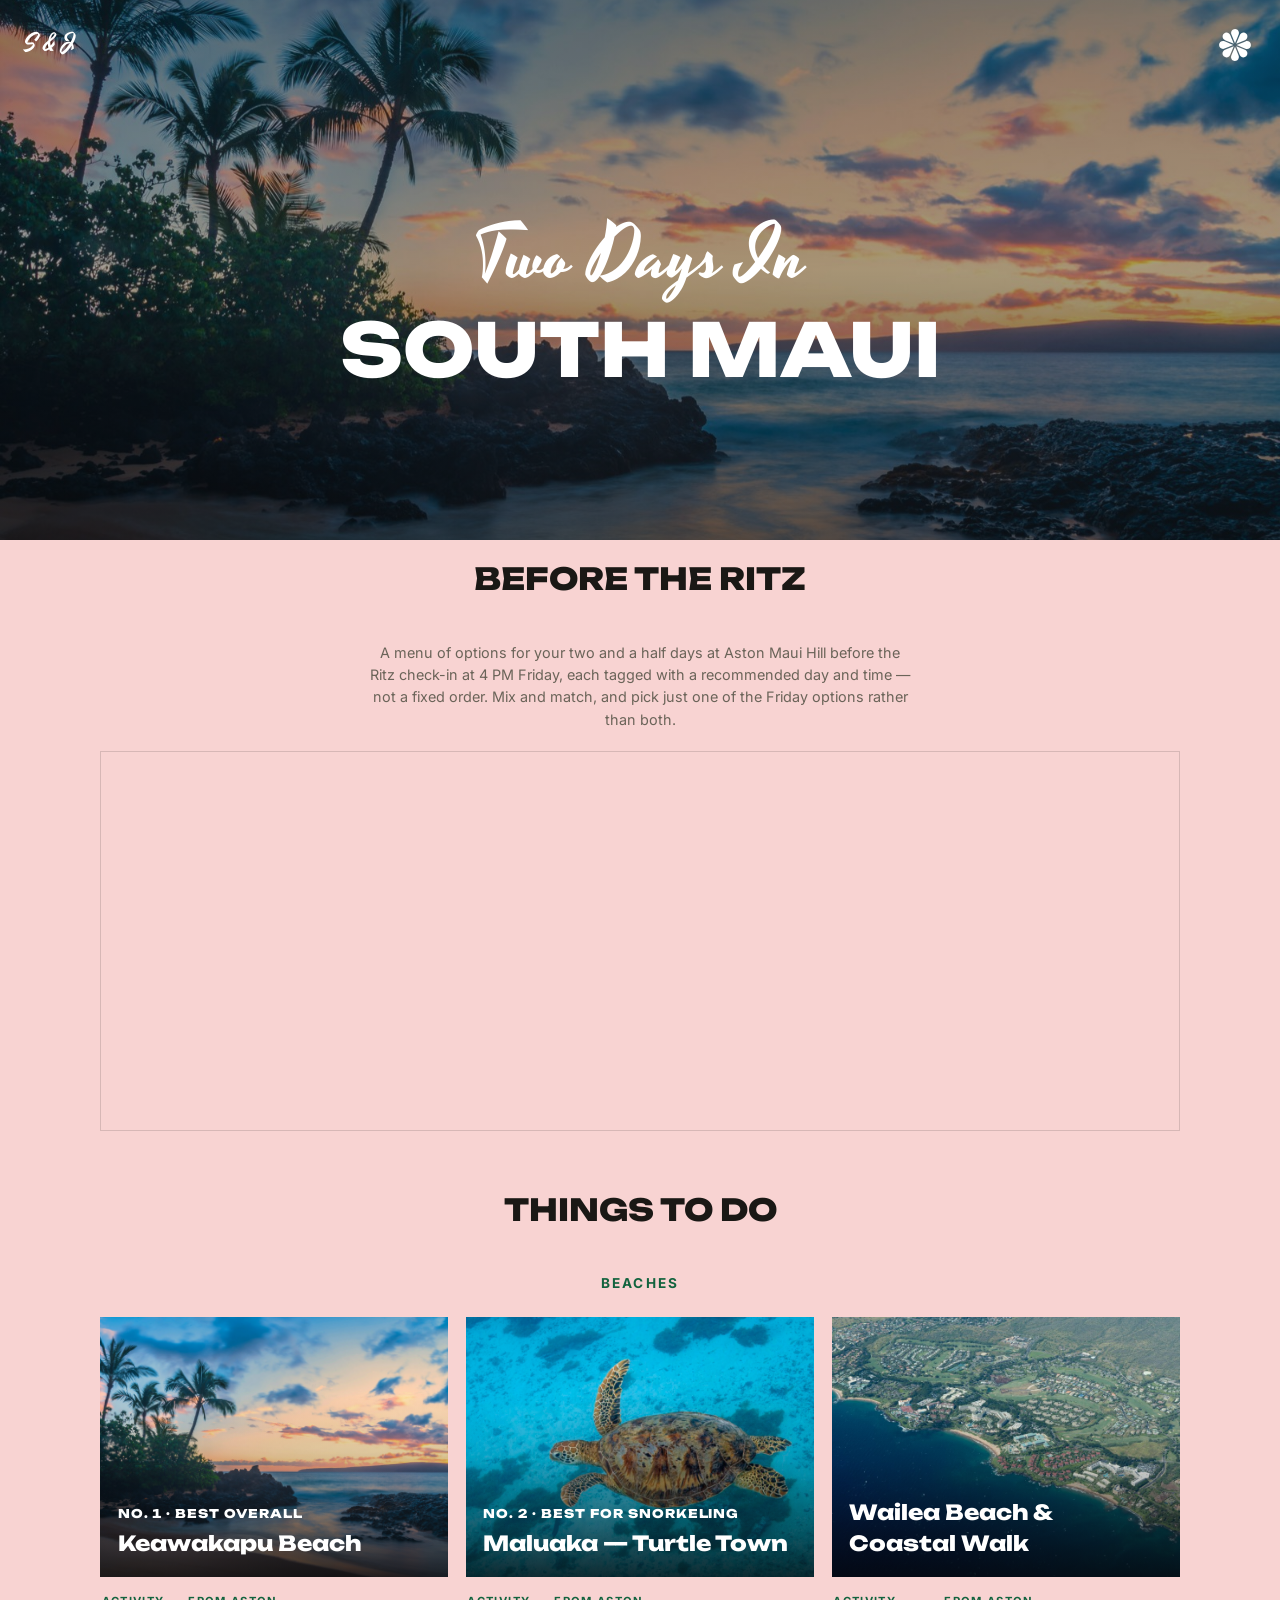
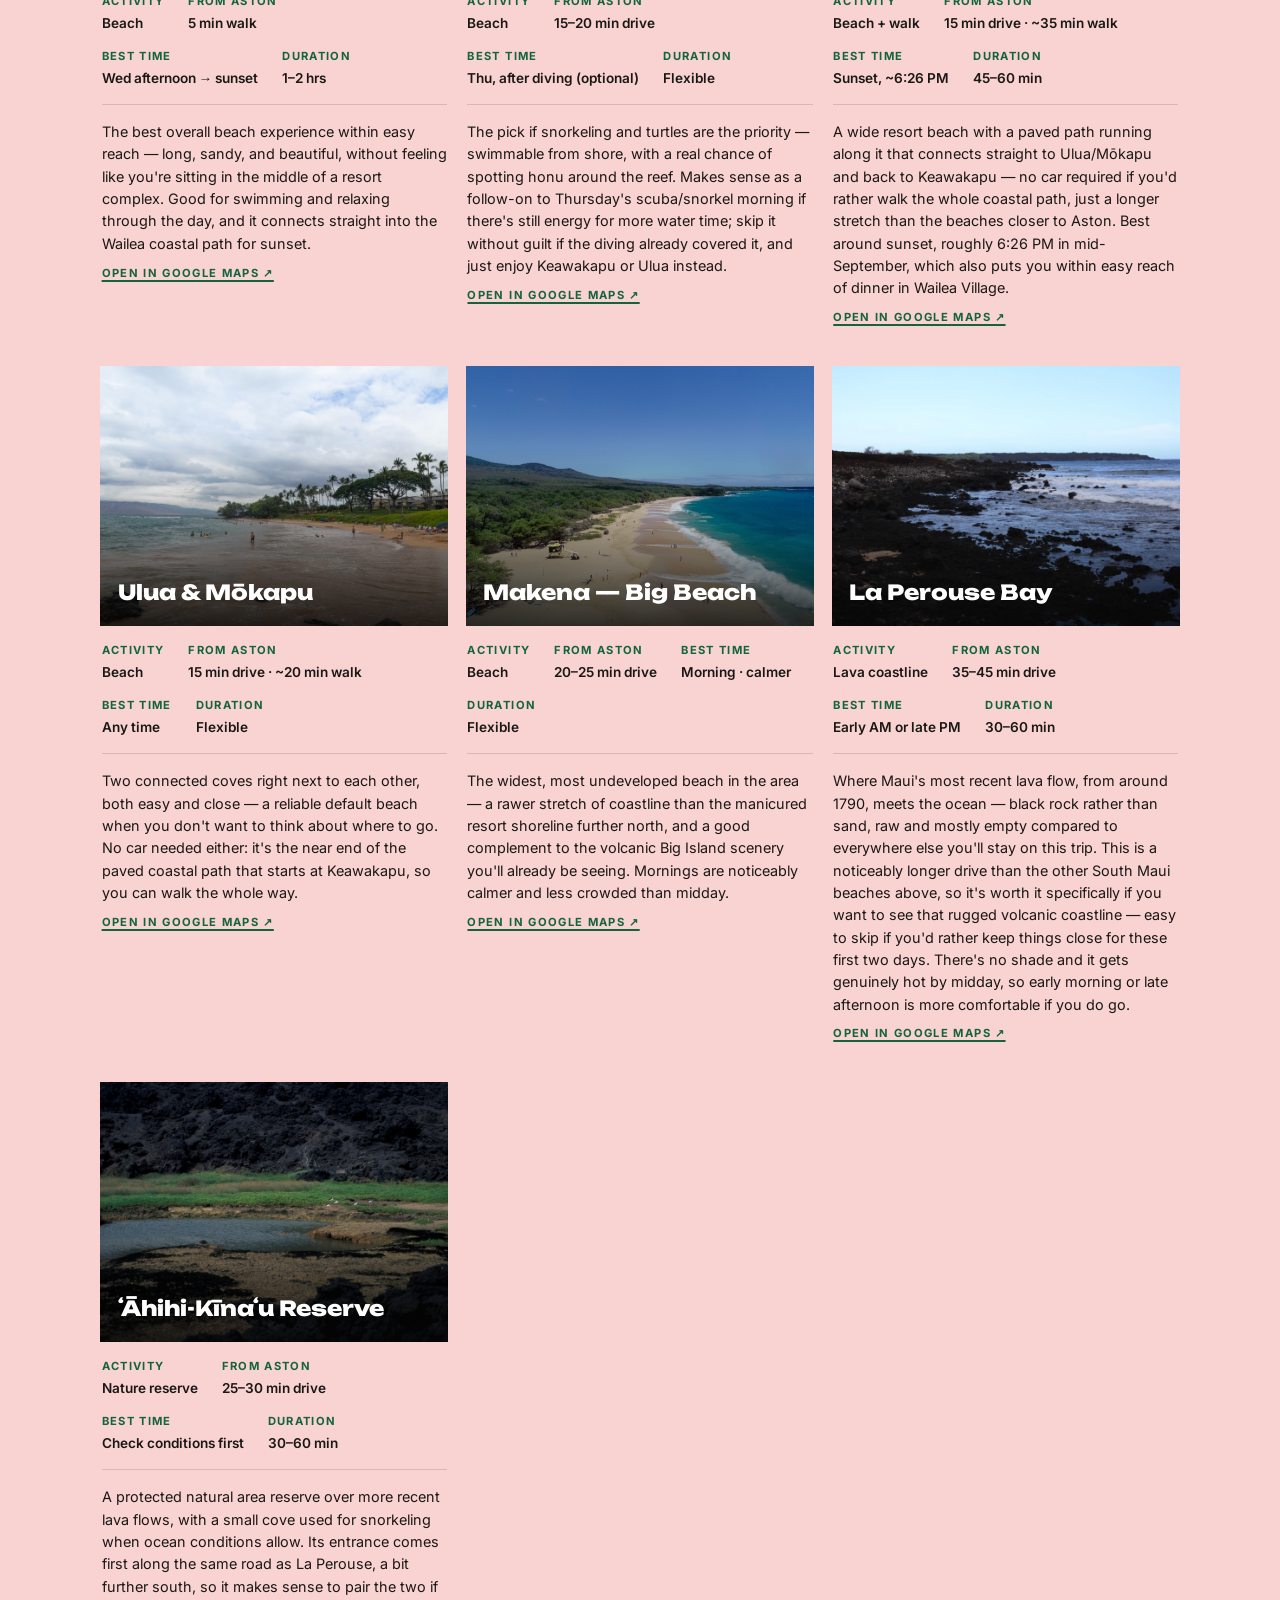
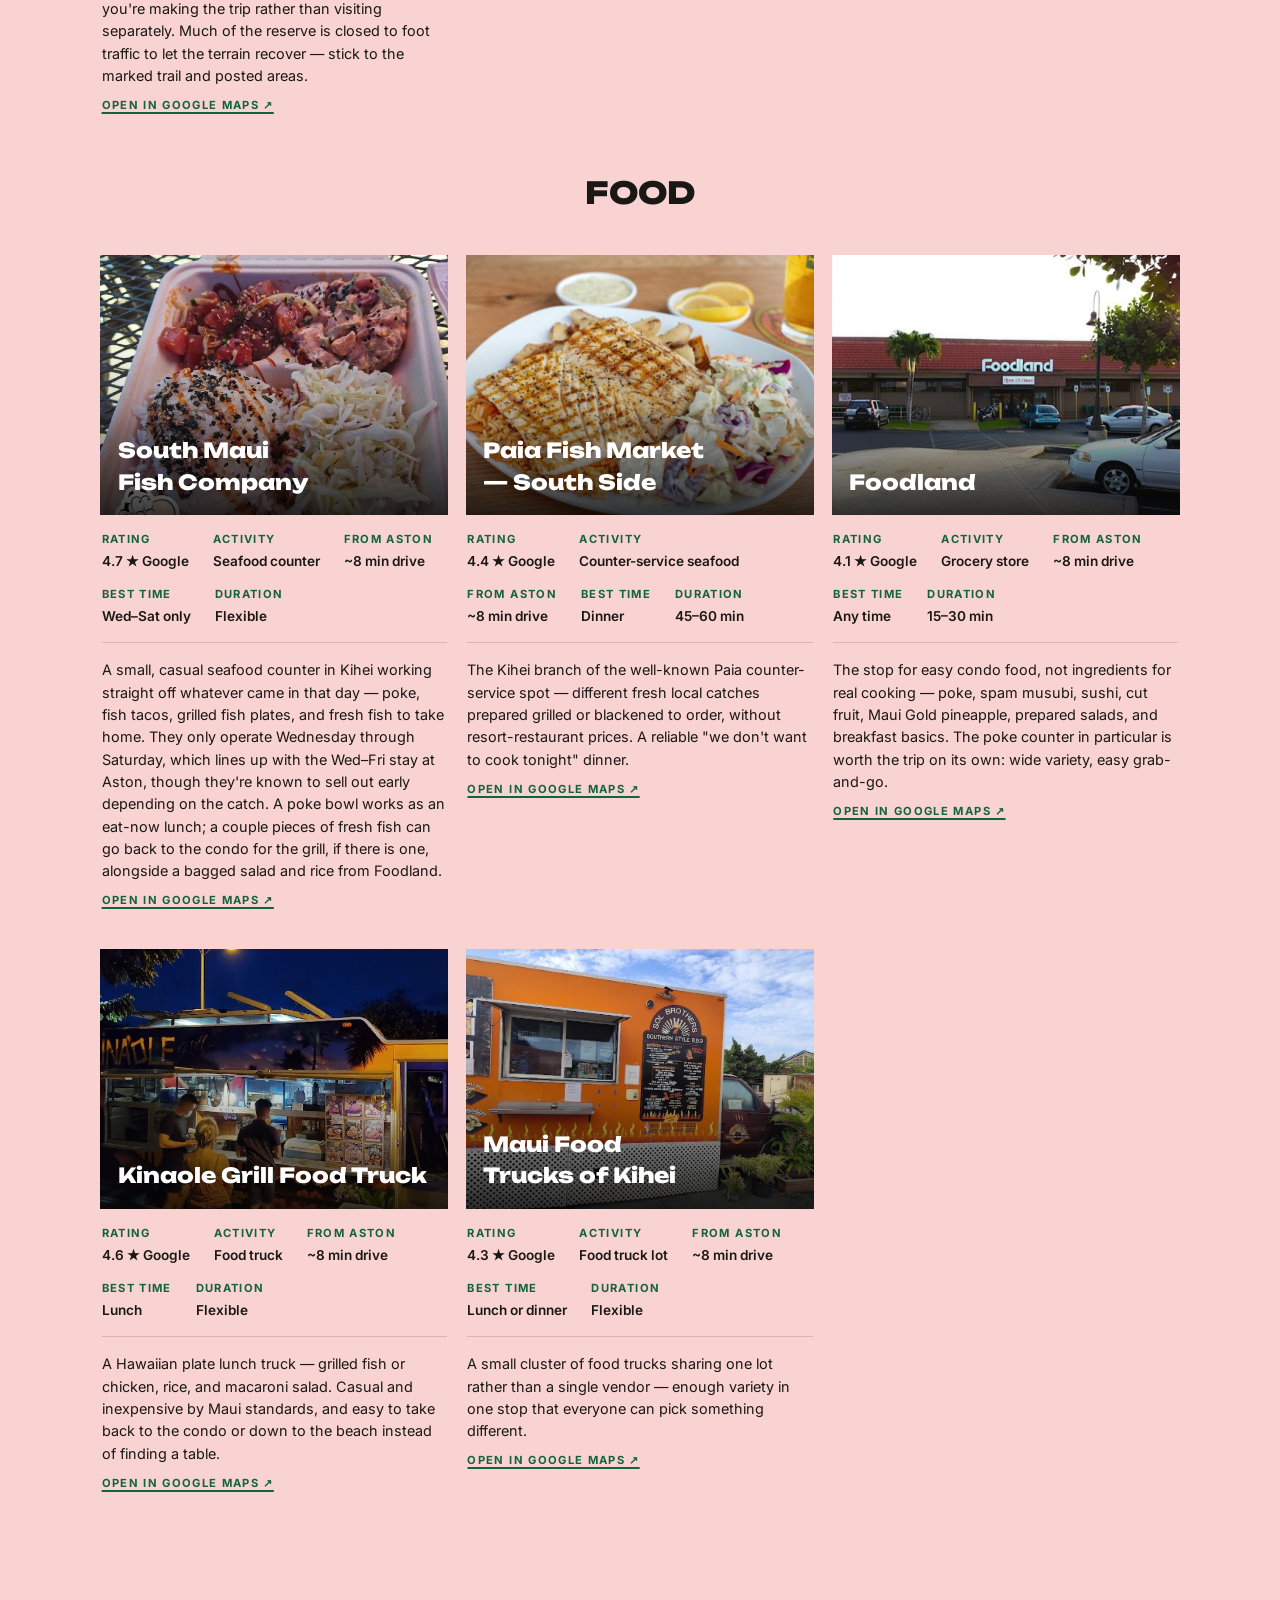
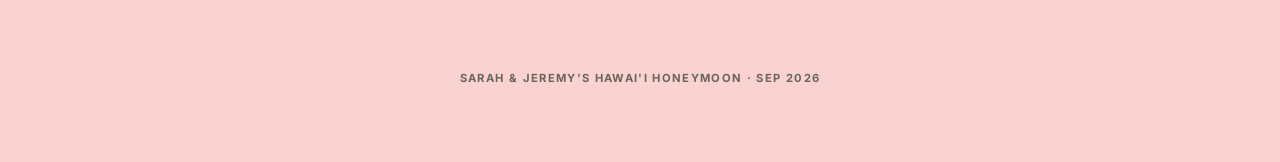
<file: maui.html>
<!DOCTYPE html>
<html lang="en">
<head>
<meta charset="UTF-8">
<meta name="viewport" content="width=device-width, initial-scale=1.0, viewport-fit=cover">
<title>South Maui — Sarah &amp; Jeremy's Honeymoon</title>
<link rel="apple-touch-icon" href="apple-touch-icon.png">
<link rel="icon" href="apple-touch-icon.png">
<meta name="apple-mobile-web-app-title" content="Honeymoon">
<link rel="stylesheet" href="style.css">
</head>
<body>

<a class="skip-link" href="#things">Skip to things to do</a>

<header class="site-nav" id="site-nav">
  <div class="nav-inner">
    <button class="nav-menu-toggle" id="menu-toggle" aria-label="Open menu" aria-expanded="false" aria-controls="site-menu">
      <svg class="nav-flower-icon" viewBox="0 0 100 100" width="28" height="28" aria-hidden="true" focusable="false">
        <g fill="currentColor">
          <path d="M23.8309326,37.2197571l23.0420532,9.6327515l-9.4787598-23.097168   c-2.7919312-6.8032227-11.633667-8.7077026-16.8599243-3.5341797c-0.0755615,0.0748291-0.1508789,0.1499023-0.2258301,0.2252808   C15.1661987,25.6155701,17.1038208,34.4075012,23.8309326,37.2197571z"/>
          <path d="M23.7550659,62.6055603c-6.8031616,2.7919312-8.7077026,11.633606-3.5342407,16.8598633   c0.0749512,0.0756836,0.1500854,0.151062,0.2255249,0.2261353c5.1691284,5.142334,13.9610596,3.2047119,16.7733765-3.5224609   l9.6329346-23.0424805L23.7550659,62.6055603z"/>
          <path d="M22.4661255,59.4639587l23.09729-9.4788208l-23.0422363-9.6327515   c-6.7270508-2.8123169-14.34552,1.9845581-14.4122314,9.2755737c-0.0009766,0.1063232-0.0015259,0.2127686-0.00177,0.3191528   C8.0963745,57.3009338,15.6629028,62.2559509,22.4661255,59.4639587z"/>
          <path d="M50.0145264,45.5632629l9.6326904-23.0420532c2.8123169-6.7271729-1.9846802-14.3455811-9.2756958-14.4122314   c-0.1063232-0.0009766-0.2126465-0.0015259-0.3190308-0.00177c-7.3538208-0.0107422-12.3087769,7.5557251-9.5167847,14.3589478   L50.0145264,45.5632629z"/>
          <path d="M77.5338745,40.5353699l-23.0974731,9.4790039l23.0424194,9.6328735   c6.7271729,2.8122559,14.3456421-1.9847412,14.4122314-9.2757568c0.0010376-0.1063843,0.0015869-0.2128296,0.00177-0.3193359   C91.9035645,42.6983337,84.3370972,37.7434998,77.5338745,40.5353699z"/>
          <path d="M49.9852905,54.4362488l-9.6329956,23.0426025c-2.8123169,6.7271118,1.9846191,14.3455811,9.2756348,14.4122925   c0.1064453,0.0009766,0.2129517,0.0015259,0.319519,0.0016479c7.3538208,0.0109253,12.3088379-7.555603,9.5168457-14.3588257   L49.9852905,54.4362488z"/>
          <path d="M76.2443848,37.3940125c6.8032837-2.7919922,8.7077637-11.6337891,3.5341797-16.8599243   c-0.0748901-0.0756836-0.1499634-0.151001-0.2253418-0.2259521c-5.1691895-5.1422119-13.9610596-3.2045288-16.7732544,3.522522   l-9.6328125,23.0422363L76.2443848,37.3940125z"/>
          <path d="M76.1694336,62.7799377L53.12677,53.1469421l9.4790039,23.0977783   c2.7919922,6.8032227,11.633728,8.7077637,16.8599854,3.5341187c0.0756836-0.0748901,0.151062-0.1500854,0.2261963-0.2255859   C84.8341675,74.3840637,82.8964844,65.5922546,76.1694336,62.7799377z"/>
        </g>
      </svg>
    </button>
    <a class="nav-wordmark" href="#top">
      <span class="nav-wordmark-full">
        <span class="nav-wordmark-top">September 14 – 21, 2026</span>
        <span class="nav-wordmark-bottom">Sarah &amp; Jeremy</span>
      </span>
      <span class="nav-wordmark-compact">S &amp; J</span>
    </a>
  </div>
</header>

<div class="site-menu" id="site-menu" aria-hidden="true">
  <button class="site-menu-close" id="menu-close" aria-label="Close menu">&times;</button>
  <nav class="site-menu-list">
    <a href="index.html">Itinerary</a>
    <a href="volcanoes.html">Hawaiʻi Volcanoes</a>
    <a href="maui.html" class="is-current">South Maui</a>
    <a href="lahaina.html">Lahaina Lunch</a>
    <a href="ritz.html">Kapalua</a>
  </nav>
</div>

<section class="page-hero bg-hero-cove" id="top">
  <div class="page-hero-content">
    <p class="hero-subtitle">Two Days In</p>
    <h1 class="hero-title">South Maui</h1>
  </div>
</section>

<main class="timeline">

  <section class="volcano-map">
    <h2 class="section-title">Before The Ritz</h2>
    <p class="map-note">A menu of options for your two and a half days at Aston Maui Hill before the Ritz check-in at 4 PM Friday, each tagged with a recommended day and time — not a fixed order. Mix and match, and pick just one of the Friday options rather than both.</p>
    <div class="map-embed">
      <iframe
        src="https://www.google.com/maps?q=Wailea,+Maui,+HI&output=embed"
        loading="lazy"
        referrerpolicy="no-referrer-when-downgrade"
        title="Map of South Maui">
      </iframe>
    </div>
  </section>

  <section id="things">
    <h2 class="section-title">Things To Do</h2>

    <h3 class="group-title">Beaches</h3>
    <div class="events">

      <article class="event">
        <div class="event-photo bg-hero-cove">
          <span class="event-time">No. 1 · Best Overall</span>
          <h3>Keawakapu Beach</h3>
        </div>
        <div class="event-details">
          <div class="event-specs">
            <div class="event-spec"><span class="event-spec-label">Activity</span><span class="event-spec-value">Beach</span></div>
            <div class="event-spec"><span class="event-spec-label">From Aston</span><span class="event-spec-value">5 min walk</span></div>
            <div class="event-spec"><span class="event-spec-label">Best Time</span><span class="event-spec-value">Wed afternoon → sunset</span></div>
            <div class="event-spec"><span class="event-spec-label">Duration</span><span class="event-spec-value">1–2 hrs</span></div>
          </div>
          <p class="meta">The best overall beach experience within easy reach — long, sandy, and beautiful, without feeling like you're sitting in the middle of a resort complex. Good for swimming and relaxing through the day, and it connects straight into the Wailea coastal path for sunset.</p>
          <a class="map-link" href="https://www.google.com/maps/search/?api=1&query=Keawakapu+Beach+Maui" target="_blank" rel="noopener">Open in Google Maps ↗</a>
        </div>
      </article>

      <article class="event">
        <div class="event-photo bg-maui-turtle">
          <span class="event-time">No. 2 · Best For Snorkeling</span>
          <h3>Maluaka — Turtle Town</h3>
        </div>
        <div class="event-details">
          <div class="event-specs">
            <div class="event-spec"><span class="event-spec-label">Activity</span><span class="event-spec-value">Beach</span></div>
            <div class="event-spec"><span class="event-spec-label">From Aston</span><span class="event-spec-value">15–20 min drive</span></div>
            <div class="event-spec"><span class="event-spec-label">Best Time</span><span class="event-spec-value">Thu, after diving (optional)</span></div>
            <div class="event-spec"><span class="event-spec-label">Duration</span><span class="event-spec-value">Flexible</span></div>
          </div>
          <p class="meta">The pick if snorkeling and turtles are the priority — swimmable from shore, with a real chance of spotting honu around the reef. Makes sense as a follow-on to Thursday's scuba/snorkel morning if there's still energy for more water time; skip it without guilt if the diving already covered it, and just enjoy Keawakapu or Ulua instead.</p>
          <a class="map-link" href="https://www.google.com/maps/search/?api=1&query=Maluaka+Beach+Maui" target="_blank" rel="noopener">Open in Google Maps ↗</a>
        </div>
      </article>

      <article class="event">
        <div class="event-photo bg-maui-wailea">
          <h3>Wailea Beach &amp; Coastal Walk</h3>
        </div>
        <div class="event-details">
          <div class="event-specs">
            <div class="event-spec"><span class="event-spec-label">Activity</span><span class="event-spec-value">Beach + walk</span></div>
            <div class="event-spec"><span class="event-spec-label">From Aston</span><span class="event-spec-value">15 min drive · ~35 min walk</span></div>
            <div class="event-spec"><span class="event-spec-label">Best Time</span><span class="event-spec-value">Sunset, ~6:26 PM</span></div>
            <div class="event-spec"><span class="event-spec-label">Duration</span><span class="event-spec-value">45–60 min</span></div>
          </div>
          <p class="meta">A wide resort beach with a paved path running along it that connects straight to Ulua/Mōkapu and back to Keawakapu — no car required if you'd rather walk the whole coastal path, just a longer stretch than the beaches closer to Aston. Best around sunset, roughly 6:26 PM in mid-September, which also puts you within easy reach of dinner in Wailea Village.</p>
          <a class="map-link" href="https://www.google.com/maps/search/?api=1&query=Wailea+Beach+Path+Maui" target="_blank" rel="noopener">Open in Google Maps ↗</a>
        </div>
      </article>

      <article class="event">
        <div class="event-photo bg-maui-ulua">
          <h3>Ulua &amp; Mōkapu</h3>
        </div>
        <div class="event-details">
          <div class="event-specs">
            <div class="event-spec"><span class="event-spec-label">Activity</span><span class="event-spec-value">Beach</span></div>
            <div class="event-spec"><span class="event-spec-label">From Aston</span><span class="event-spec-value">15 min drive · ~20 min walk</span></div>
            <div class="event-spec"><span class="event-spec-label">Best Time</span><span class="event-spec-value">Any time</span></div>
            <div class="event-spec"><span class="event-spec-label">Duration</span><span class="event-spec-value">Flexible</span></div>
          </div>
          <p class="meta">Two connected coves right next to each other, both easy and close — a reliable default beach when you don't want to think about where to go. No car needed either: it's the near end of the paved coastal path that starts at Keawakapu, so you can walk the whole way.</p>
          <a class="map-link" href="https://www.google.com/maps/search/?api=1&query=Ulua+Beach+Maui" target="_blank" rel="noopener">Open in Google Maps ↗</a>
        </div>
      </article>

      <article class="event">
        <div class="event-photo bg-maui-bigbeach">
          <h3>Makena — Big Beach</h3>
        </div>
        <div class="event-details">
          <div class="event-specs">
            <div class="event-spec"><span class="event-spec-label">Activity</span><span class="event-spec-value">Beach</span></div>
            <div class="event-spec"><span class="event-spec-label">From Aston</span><span class="event-spec-value">20–25 min drive</span></div>
            <div class="event-spec"><span class="event-spec-label">Best Time</span><span class="event-spec-value">Morning · calmer</span></div>
            <div class="event-spec"><span class="event-spec-label">Duration</span><span class="event-spec-value">Flexible</span></div>
          </div>
          <p class="meta">The widest, most undeveloped beach in the area — a rawer stretch of coastline than the manicured resort shoreline further north, and a good complement to the volcanic Big Island scenery you'll already be seeing. Mornings are noticeably calmer and less crowded than midday.</p>
          <a class="map-link" href="https://www.google.com/maps/search/?api=1&query=Makena+Big+Beach+Maui" target="_blank" rel="noopener">Open in Google Maps ↗</a>
        </div>
      </article>

      <article class="event">
        <div class="event-photo bg-maui-laperouse">
          <h3>La Perouse Bay</h3>
        </div>
        <div class="event-details">
          <div class="event-specs">
            <div class="event-spec"><span class="event-spec-label">Activity</span><span class="event-spec-value">Lava coastline</span></div>
            <div class="event-spec"><span class="event-spec-label">From Aston</span><span class="event-spec-value">35–45 min drive</span></div>
            <div class="event-spec"><span class="event-spec-label">Best Time</span><span class="event-spec-value">Early AM or late PM</span></div>
            <div class="event-spec"><span class="event-spec-label">Duration</span><span class="event-spec-value">30–60 min</span></div>
          </div>
          <p class="meta">Where Maui's most recent lava flow, from around 1790, meets the ocean — black rock rather than sand, raw and mostly empty compared to everywhere else you'll stay on this trip. This is a noticeably longer drive than the other South Maui beaches above, so it's worth it specifically if you want to see that rugged volcanic coastline — easy to skip if you'd rather keep things close for these first two days. There's no shade and it gets genuinely hot by midday, so early morning or late afternoon is more comfortable if you do go.</p>
          <a class="map-link" href="https://www.google.com/maps/search/?api=1&query=La+Perouse+Bay+Maui" target="_blank" rel="noopener">Open in Google Maps ↗</a>
        </div>
      </article>

      <article class="event">
        <div class="event-photo bg-maui-ahihikinau">
          <h3>ʻĀhihi-Kīnaʻu Reserve</h3>
        </div>
        <div class="event-details">
          <div class="event-specs">
            <div class="event-spec"><span class="event-spec-label">Activity</span><span class="event-spec-value">Nature reserve</span></div>
            <div class="event-spec"><span class="event-spec-label">From Aston</span><span class="event-spec-value">25–30 min drive</span></div>
            <div class="event-spec"><span class="event-spec-label">Best Time</span><span class="event-spec-value">Check conditions first</span></div>
            <div class="event-spec"><span class="event-spec-label">Duration</span><span class="event-spec-value">30–60 min</span></div>
          </div>
          <p class="meta">A protected natural area reserve over more recent lava flows, with a small cove used for snorkeling when ocean conditions allow. Its entrance comes first along the same road as La Perouse, a bit further south, so it makes sense to pair the two if you're making the trip rather than visiting separately. Much of the reserve is closed to foot traffic to let the terrain recover — stick to the marked trail and posted areas.</p>
          <a class="map-link" href="https://www.google.com/maps/search/?api=1&query=Ahihi+Kinau+Natural+Area+Reserve+Maui" target="_blank" rel="noopener">Open in Google Maps ↗</a>
        </div>
      </article>

    </div>
  </section>

  <section id="food">
    <h2 class="section-title">Food</h2>

    <div class="events">

      <article class="event">
        <div class="event-photo bg-food-smfishco">
          <h3>South Maui Fish Company</h3>
        </div>
        <div class="event-details">
          <div class="event-specs">
            <div class="event-spec"><span class="event-spec-label">Rating</span><span class="event-spec-value">4.7 ★ Google</span></div>
            <div class="event-spec"><span class="event-spec-label">Activity</span><span class="event-spec-value">Seafood counter</span></div>
            <div class="event-spec"><span class="event-spec-label">From Aston</span><span class="event-spec-value">~8 min drive</span></div>
            <div class="event-spec"><span class="event-spec-label">Best Time</span><span class="event-spec-value">Wed–Sat only</span></div>
            <div class="event-spec"><span class="event-spec-label">Duration</span><span class="event-spec-value">Flexible</span></div>
          </div>
          <p class="meta">A small, casual seafood counter in Kihei working straight off whatever came in that day — poke, fish tacos, grilled fish plates, and fresh fish to take home. They only operate Wednesday through Saturday, which lines up with the Wed–Fri stay at Aston, though they're known to sell out early depending on the catch. A poke bowl works as an eat-now lunch; a couple pieces of fresh fish can go back to the condo for the grill, if there is one, alongside a bagged salad and rice from Foodland.</p>
          <a class="map-link" href="https://www.google.com/maps/search/?api=1&query=South+Maui+Fish+Company+Kihei" target="_blank" rel="noopener">Open in Google Maps ↗</a>
        </div>
      </article>

      <article class="event">
        <div class="event-photo bg-food-paiafish">
          <h3>Paia Fish Market — South Side</h3>
        </div>
        <div class="event-details">
          <div class="event-specs">
            <div class="event-spec"><span class="event-spec-label">Rating</span><span class="event-spec-value">4.4 ★ Google</span></div>
            <div class="event-spec"><span class="event-spec-label">Activity</span><span class="event-spec-value">Counter-service seafood</span></div>
            <div class="event-spec"><span class="event-spec-label">From Aston</span><span class="event-spec-value">~8 min drive</span></div>
            <div class="event-spec"><span class="event-spec-label">Best Time</span><span class="event-spec-value">Dinner</span></div>
            <div class="event-spec"><span class="event-spec-label">Duration</span><span class="event-spec-value">45–60 min</span></div>
          </div>
          <p class="meta">The Kihei branch of the well-known Paia counter-service spot — different fresh local catches prepared grilled or blackened to order, without resort-restaurant prices. A reliable "we don't want to cook tonight" dinner.</p>
          <a class="map-link" href="https://www.google.com/maps/search/?api=1&query=Paia+Fish+Market+South+Side+Kihei" target="_blank" rel="noopener">Open in Google Maps ↗</a>
        </div>
      </article>

      <article class="event">
        <div class="event-photo bg-food-foodland">
          <h3>Foodland</h3>
        </div>
        <div class="event-details">
          <div class="event-specs">
            <div class="event-spec"><span class="event-spec-label">Rating</span><span class="event-spec-value">4.1 ★ Google</span></div>
            <div class="event-spec"><span class="event-spec-label">Activity</span><span class="event-spec-value">Grocery store</span></div>
            <div class="event-spec"><span class="event-spec-label">From Aston</span><span class="event-spec-value">~8 min drive</span></div>
            <div class="event-spec"><span class="event-spec-label">Best Time</span><span class="event-spec-value">Any time</span></div>
            <div class="event-spec"><span class="event-spec-label">Duration</span><span class="event-spec-value">15–30 min</span></div>
          </div>
          <p class="meta">The stop for easy condo food, not ingredients for real cooking — poke, spam musubi, sushi, cut fruit, Maui Gold pineapple, prepared salads, and breakfast basics. The poke counter in particular is worth the trip on its own: wide variety, easy grab-and-go.</p>
          <a class="map-link" href="https://www.google.com/maps/search/?api=1&query=Foodland+Kihei" target="_blank" rel="noopener">Open in Google Maps ↗</a>
        </div>
      </article>

      <article class="event">
        <div class="event-photo bg-food-kinaole">
          <h3>Kinaole Grill Food Truck</h3>
        </div>
        <div class="event-details">
          <div class="event-specs">
            <div class="event-spec"><span class="event-spec-label">Rating</span><span class="event-spec-value">4.6 ★ Google</span></div>
            <div class="event-spec"><span class="event-spec-label">Activity</span><span class="event-spec-value">Food truck</span></div>
            <div class="event-spec"><span class="event-spec-label">From Aston</span><span class="event-spec-value">~8 min drive</span></div>
            <div class="event-spec"><span class="event-spec-label">Best Time</span><span class="event-spec-value">Lunch</span></div>
            <div class="event-spec"><span class="event-spec-label">Duration</span><span class="event-spec-value">Flexible</span></div>
          </div>
          <p class="meta">A Hawaiian plate lunch truck — grilled fish or chicken, rice, and macaroni salad. Casual and inexpensive by Maui standards, and easy to take back to the condo or down to the beach instead of finding a table.</p>
          <a class="map-link" href="https://www.google.com/maps/search/?api=1&query=Kinaole+Grill+Food+Truck+Kihei" target="_blank" rel="noopener">Open in Google Maps ↗</a>
        </div>
      </article>

      <article class="event">
        <div class="event-photo bg-food-truckcourt">
          <h3>Maui Food Trucks of Kihei</h3>
        </div>
        <div class="event-details">
          <div class="event-specs">
            <div class="event-spec"><span class="event-spec-label">Rating</span><span class="event-spec-value">4.3 ★ Google</span></div>
            <div class="event-spec"><span class="event-spec-label">Activity</span><span class="event-spec-value">Food truck lot</span></div>
            <div class="event-spec"><span class="event-spec-label">From Aston</span><span class="event-spec-value">~8 min drive</span></div>
            <div class="event-spec"><span class="event-spec-label">Best Time</span><span class="event-spec-value">Lunch or dinner</span></div>
            <div class="event-spec"><span class="event-spec-label">Duration</span><span class="event-spec-value">Flexible</span></div>
          </div>
          <p class="meta">A small cluster of food trucks sharing one lot rather than a single vendor — enough variety in one stop that everyone can pick something different.</p>
          <a class="map-link" href="https://www.google.com/maps/search/?api=1&query=Maui+Food+Trucks+of+Kihei" target="_blank" rel="noopener">Open in Google Maps ↗</a>
        </div>
      </article>

    </div>
  </section>

</main>

<footer>
  <p>Sarah &amp; Jeremy's Hawai'i honeymoon · Sep 2026</p>
</footer>

<script>
(function () {
  var toggle = document.getElementById('menu-toggle');
  var menu = document.getElementById('site-menu');
  var closeBtn = document.getElementById('menu-close');
  if (!toggle || !menu) return;

  function openMenu() {
    menu.classList.add('is-open');
    menu.setAttribute('aria-hidden', 'false');
    toggle.setAttribute('aria-expanded', 'true');
  }
  function closeMenu() {
    menu.classList.remove('is-open');
    menu.setAttribute('aria-hidden', 'true');
    toggle.setAttribute('aria-expanded', 'false');
  }

  toggle.addEventListener('click', openMenu);
  if (closeBtn) closeBtn.addEventListener('click', closeMenu);
  menu.addEventListener('click', function (e) {
    if (e.target === menu) closeMenu();
  });
  document.addEventListener('keydown', function (e) {
    if (e.key === 'Escape') closeMenu();
  });
})();
</script>

<script>
(function () {
  var nav = document.getElementById('site-nav');
  if (!nav) return;
  var ticking = false;

  function update() {
    nav.classList.toggle('is-scrolled', window.scrollY > 80);
    ticking = false;
  }

  window.addEventListener('scroll', function () {
    if (!ticking) {
      requestAnimationFrame(update);
      ticking = true;
    }
  }, { passive: true });

  update();
})();
</script>

</body>
</html>
</file>
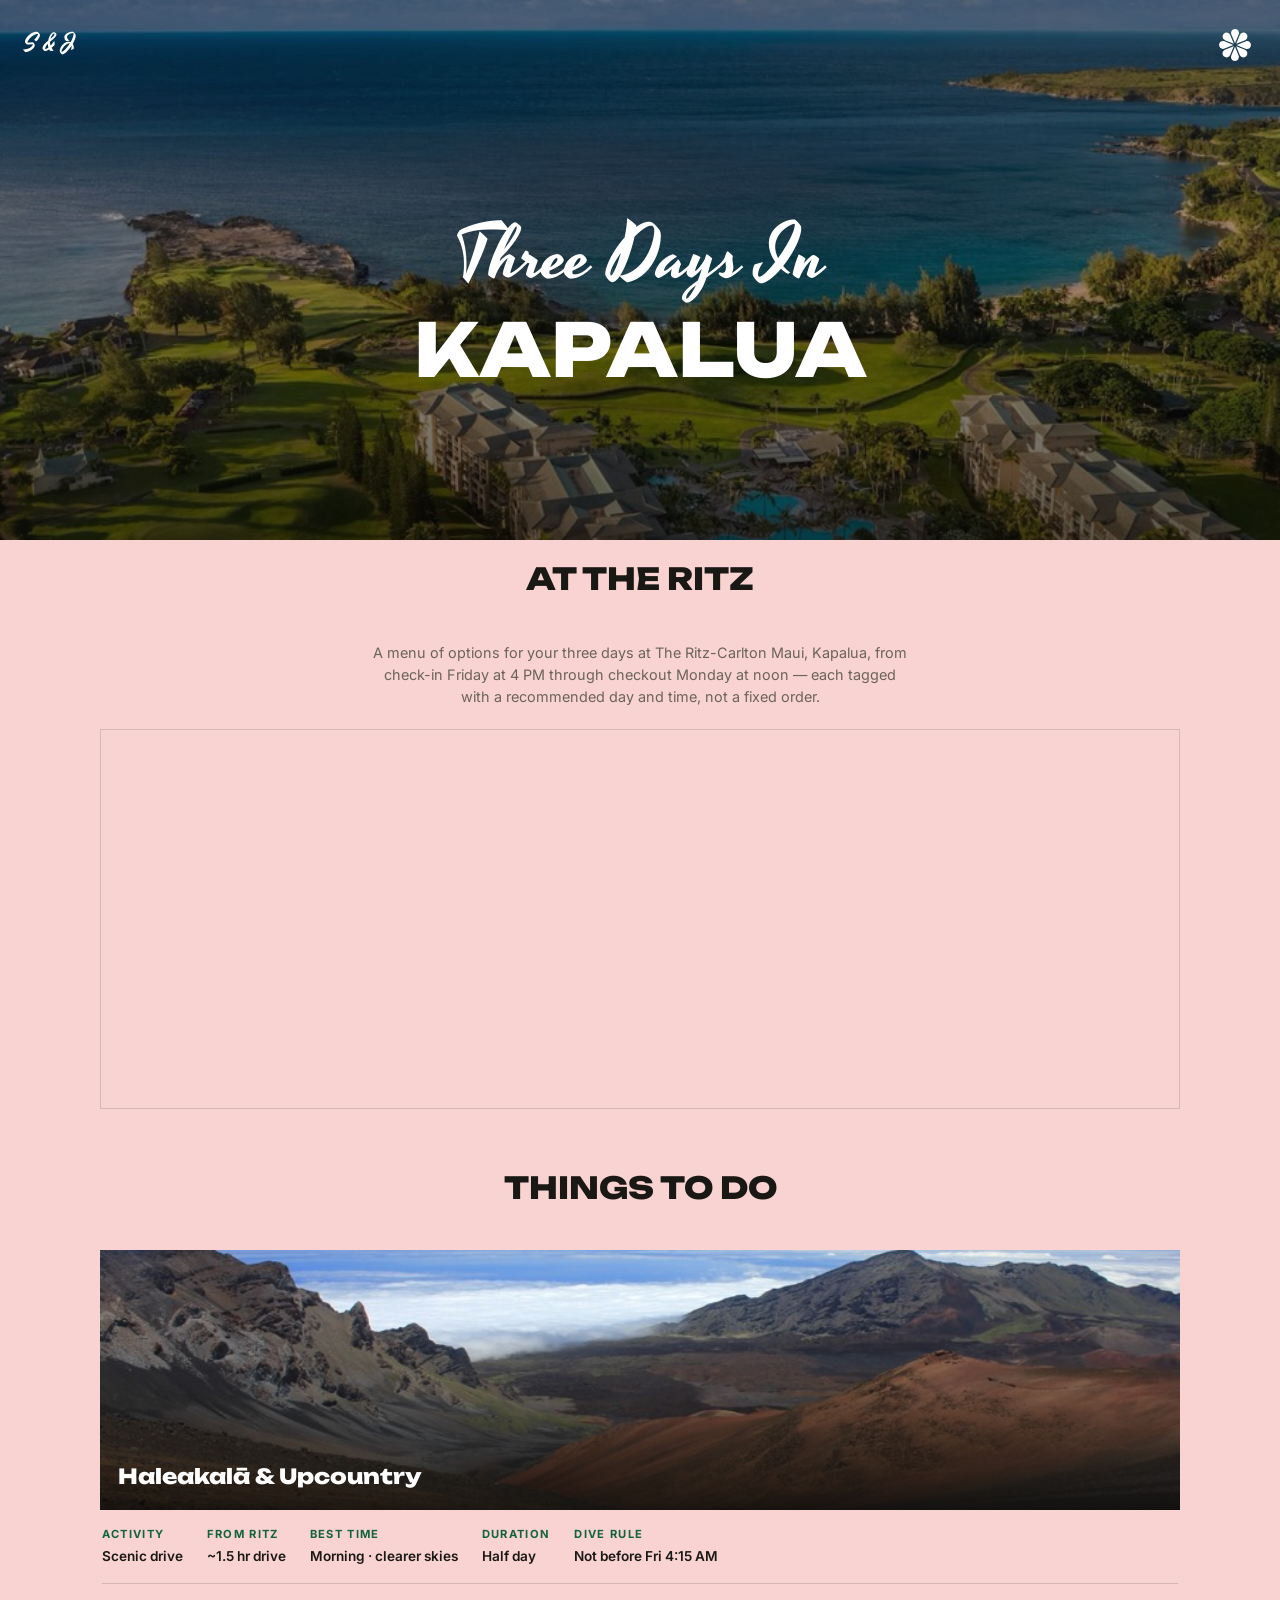
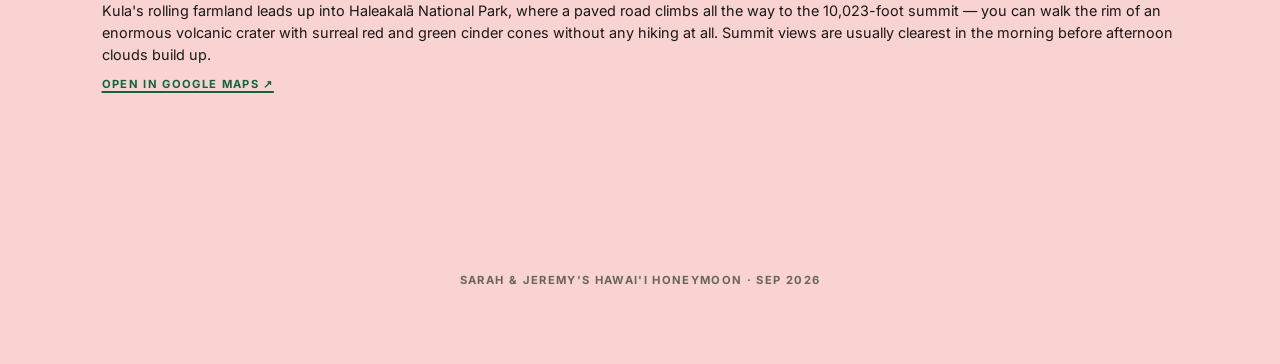
<file: ritz.html>
<!DOCTYPE html>
<html lang="en">
<head>
<meta charset="UTF-8">
<meta name="viewport" content="width=device-width, initial-scale=1.0, viewport-fit=cover">
<title>Kapalua — Sarah &amp; Jeremy's Honeymoon</title>
<link rel="apple-touch-icon" href="apple-touch-icon.png">
<link rel="icon" href="apple-touch-icon.png">
<meta name="apple-mobile-web-app-title" content="Honeymoon">
<link rel="stylesheet" href="style.css">
</head>
<body>

<a class="skip-link" href="#things">Skip to things to do</a>

<header class="site-nav" id="site-nav">
  <div class="nav-inner">
    <button class="nav-menu-toggle" id="menu-toggle" aria-label="Open menu" aria-expanded="false" aria-controls="site-menu">
      <svg class="nav-flower-icon" viewBox="0 0 100 100" width="28" height="28" aria-hidden="true" focusable="false">
        <g fill="currentColor">
          <path d="M23.8309326,37.2197571l23.0420532,9.6327515l-9.4787598-23.097168   c-2.7919312-6.8032227-11.633667-8.7077026-16.8599243-3.5341797c-0.0755615,0.0748291-0.1508789,0.1499023-0.2258301,0.2252808   C15.1661987,25.6155701,17.1038208,34.4075012,23.8309326,37.2197571z"/>
          <path d="M23.7550659,62.6055603c-6.8031616,2.7919312-8.7077026,11.633606-3.5342407,16.8598633   c0.0749512,0.0756836,0.1500854,0.151062,0.2255249,0.2261353c5.1691284,5.142334,13.9610596,3.2047119,16.7733765-3.5224609   l9.6329346-23.0424805L23.7550659,62.6055603z"/>
          <path d="M22.4661255,59.4639587l23.09729-9.4788208l-23.0422363-9.6327515   c-6.7270508-2.8123169-14.34552,1.9845581-14.4122314,9.2755737c-0.0009766,0.1063232-0.0015259,0.2127686-0.00177,0.3191528   C8.0963745,57.3009338,15.6629028,62.2559509,22.4661255,59.4639587z"/>
          <path d="M50.0145264,45.5632629l9.6326904-23.0420532c2.8123169-6.7271729-1.9846802-14.3455811-9.2756958-14.4122314   c-0.1063232-0.0009766-0.2126465-0.0015259-0.3190308-0.00177c-7.3538208-0.0107422-12.3087769,7.5557251-9.5167847,14.3589478   L50.0145264,45.5632629z"/>
          <path d="M77.5338745,40.5353699l-23.0974731,9.4790039l23.0424194,9.6328735   c6.7271729,2.8122559,14.3456421-1.9847412,14.4122314-9.2757568c0.0010376-0.1063843,0.0015869-0.2128296,0.00177-0.3193359   C91.9035645,42.6983337,84.3370972,37.7434998,77.5338745,40.5353699z"/>
          <path d="M49.9852905,54.4362488l-9.6329956,23.0426025c-2.8123169,6.7271118,1.9846191,14.3455811,9.2756348,14.4122925   c0.1064453,0.0009766,0.2129517,0.0015259,0.319519,0.0016479c7.3538208,0.0109253,12.3088379-7.555603,9.5168457-14.3588257   L49.9852905,54.4362488z"/>
          <path d="M76.2443848,37.3940125c6.8032837-2.7919922,8.7077637-11.6337891,3.5341797-16.8599243   c-0.0748901-0.0756836-0.1499634-0.151001-0.2253418-0.2259521c-5.1691895-5.1422119-13.9610596-3.2045288-16.7732544,3.522522   l-9.6328125,23.0422363L76.2443848,37.3940125z"/>
          <path d="M76.1694336,62.7799377L53.12677,53.1469421l9.4790039,23.0977783   c2.7919922,6.8032227,11.633728,8.7077637,16.8599854,3.5341187c0.0756836-0.0748901,0.151062-0.1500854,0.2261963-0.2255859   C84.8341675,74.3840637,82.8964844,65.5922546,76.1694336,62.7799377z"/>
        </g>
      </svg>
    </button>
    <a class="nav-wordmark" href="#top">
      <span class="nav-wordmark-full">
        <span class="nav-wordmark-top">September 14 – 21, 2026</span>
        <span class="nav-wordmark-bottom">Sarah &amp; Jeremy</span>
      </span>
      <span class="nav-wordmark-compact">S &amp; J</span>
    </a>
  </div>
</header>

<div class="site-menu" id="site-menu" aria-hidden="true">
  <button class="site-menu-close" id="menu-close" aria-label="Close menu">&times;</button>
  <nav class="site-menu-list">
    <a href="index.html">Itinerary</a>
    <a href="volcanoes.html">Hawaiʻi Volcanoes</a>
    <a href="maui.html">South Maui</a>
    <a href="lahaina.html">Lahaina Lunch</a>
    <a href="ritz.html" class="is-current">Kapalua</a>
  </nav>
</div>

<section class="page-hero bg-ritz-real" id="top">
  <div class="page-hero-content">
    <p class="hero-subtitle">Three Days In</p>
    <h1 class="hero-title">Kapalua</h1>
  </div>
</section>

<main class="timeline">

  <section class="volcano-map">
    <h2 class="section-title">At The Ritz</h2>
    <p class="map-note">A menu of options for your three days at The Ritz-Carlton Maui, Kapalua, from check-in Friday at 4 PM through checkout Monday at noon — each tagged with a recommended day and time, not a fixed order.</p>
    <div class="map-embed">
      <iframe
        src="https://www.google.com/maps?q=Kapalua,+Maui,+HI&output=embed"
        loading="lazy"
        referrerpolicy="no-referrer-when-downgrade"
        title="Map of Kapalua">
      </iframe>
    </div>
  </section>

  <section id="things">
    <h2 class="section-title">Things To Do</h2>

    <div class="events">

      <article class="event">
        <div class="event-photo bg-maui-haleakala">
          <h3>Haleakalā &amp; Upcountry</h3>
        </div>
        <div class="event-details">
          <div class="event-specs">
            <div class="event-spec"><span class="event-spec-label">Activity</span><span class="event-spec-value">Scenic drive</span></div>
            <div class="event-spec"><span class="event-spec-label">From Ritz</span><span class="event-spec-value">~1.5 hr drive</span></div>
            <div class="event-spec"><span class="event-spec-label">Best Time</span><span class="event-spec-value">Morning · clearer skies</span></div>
            <div class="event-spec"><span class="event-spec-label">Duration</span><span class="event-spec-value">Half day</span></div>
            <div class="event-spec"><span class="event-spec-label">Dive Rule</span><span class="event-spec-value">Not before Fri 4:15 AM</span></div>
          </div>
          <p class="meta">Kula's rolling farmland leads up into Haleakalā National Park, where a paved road climbs all the way to the 10,023-foot summit — you can walk the rim of an enormous volcanic crater with surreal red and green cinder cones without any hiking at all. Summit views are usually clearest in the morning before afternoon clouds build up.</p>
          <a class="map-link" href="https://www.google.com/maps/search/?api=1&query=Haleakala+National+Park+Summit" target="_blank" rel="noopener">Open in Google Maps ↗</a>
        </div>
      </article>

    </div>
  </section>

</main>

<footer>
  <p>Sarah &amp; Jeremy's Hawai'i honeymoon · Sep 2026</p>
</footer>

<script>
(function () {
  var toggle = document.getElementById('menu-toggle');
  var menu = document.getElementById('site-menu');
  var closeBtn = document.getElementById('menu-close');
  if (!toggle || !menu) return;

  function openMenu() {
    menu.classList.add('is-open');
    menu.setAttribute('aria-hidden', 'false');
    toggle.setAttribute('aria-expanded', 'true');
  }
  function closeMenu() {
    menu.classList.remove('is-open');
    menu.setAttribute('aria-hidden', 'true');
    toggle.setAttribute('aria-expanded', 'false');
  }

  toggle.addEventListener('click', openMenu);
  if (closeBtn) closeBtn.addEventListener('click', closeMenu);
  menu.addEventListener('click', function (e) {
    if (e.target === menu) closeMenu();
  });
  document.addEventListener('keydown', function (e) {
    if (e.key === 'Escape') closeMenu();
  });
})();
</script>

<script>
(function () {
  var nav = document.getElementById('site-nav');
  if (!nav) return;
  var ticking = false;

  function update() {
    nav.classList.toggle('is-scrolled', window.scrollY > 80);
    ticking = false;
  }

  window.addEventListener('scroll', function () {
    if (!ticking) {
      requestAnimationFrame(update);
      ticking = true;
    }
  }, { passive: true });

  update();
})();
</script>

</body>
</html>
</file>
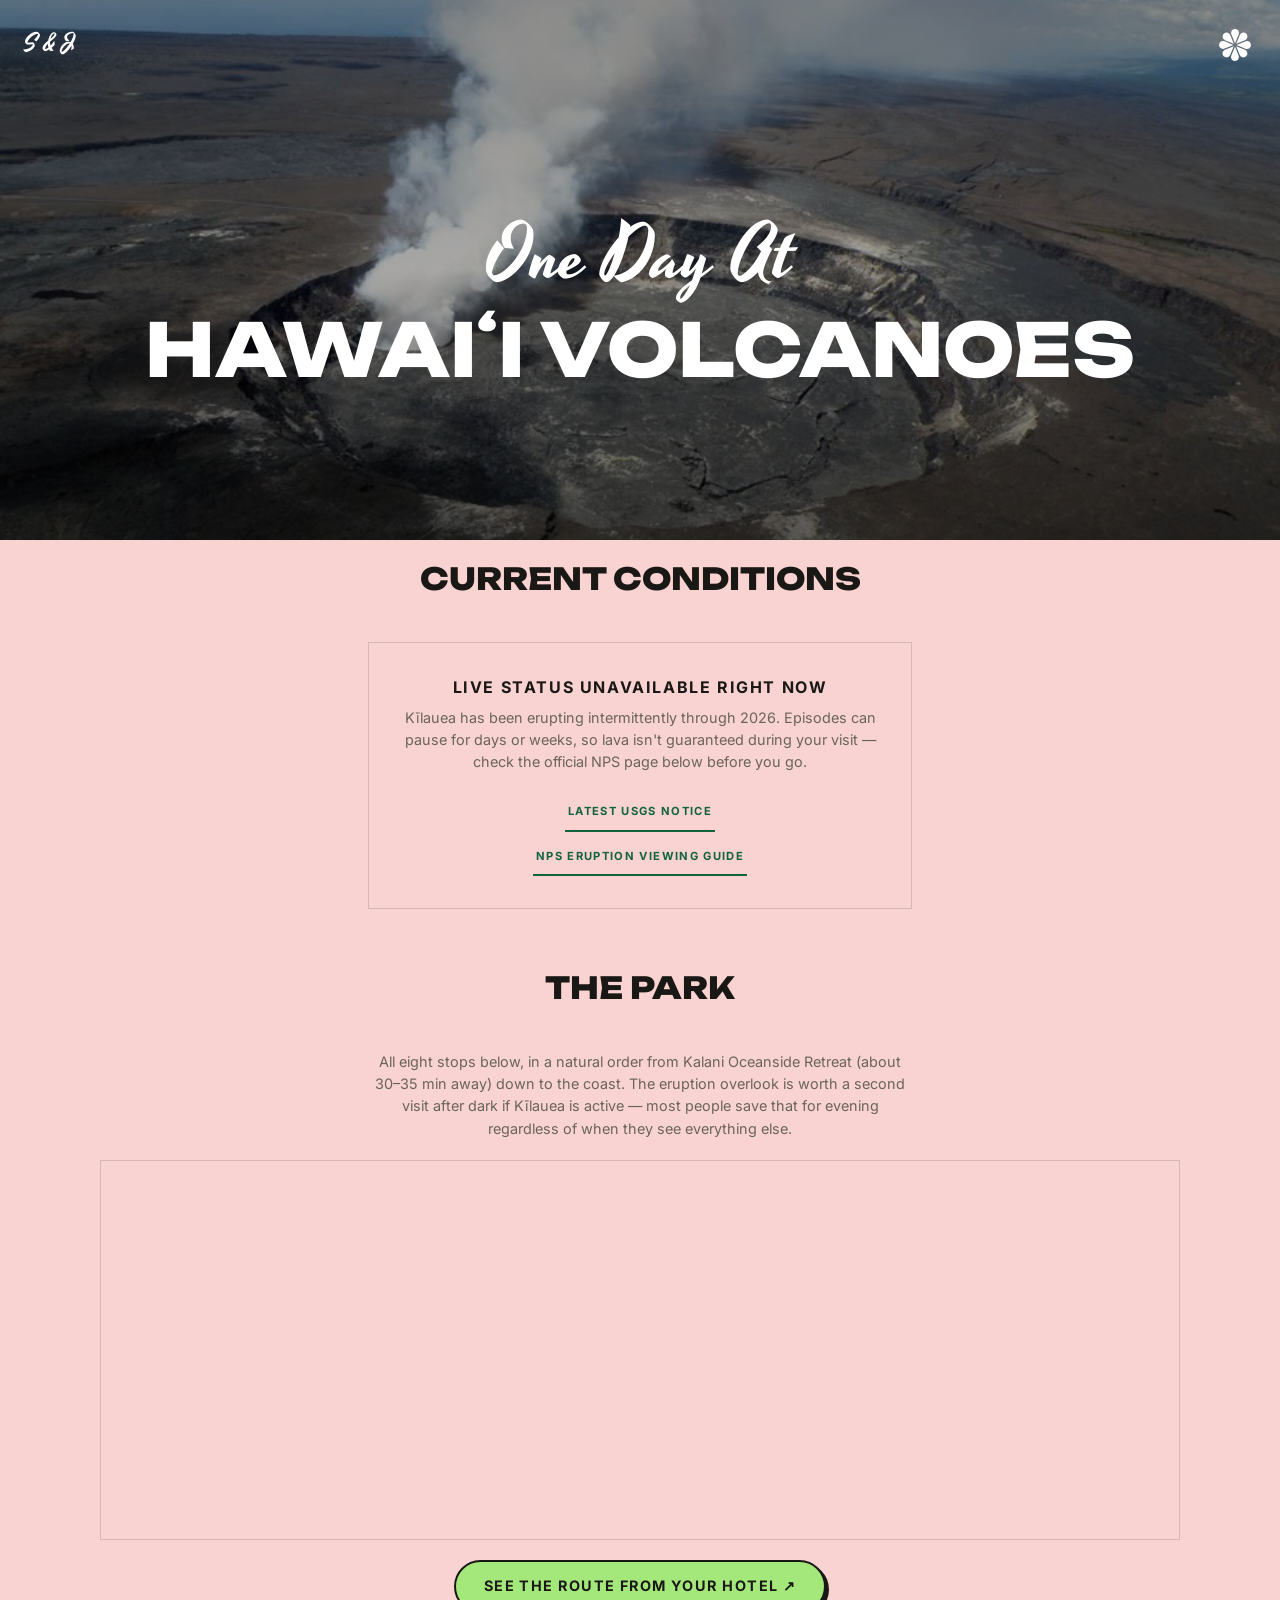
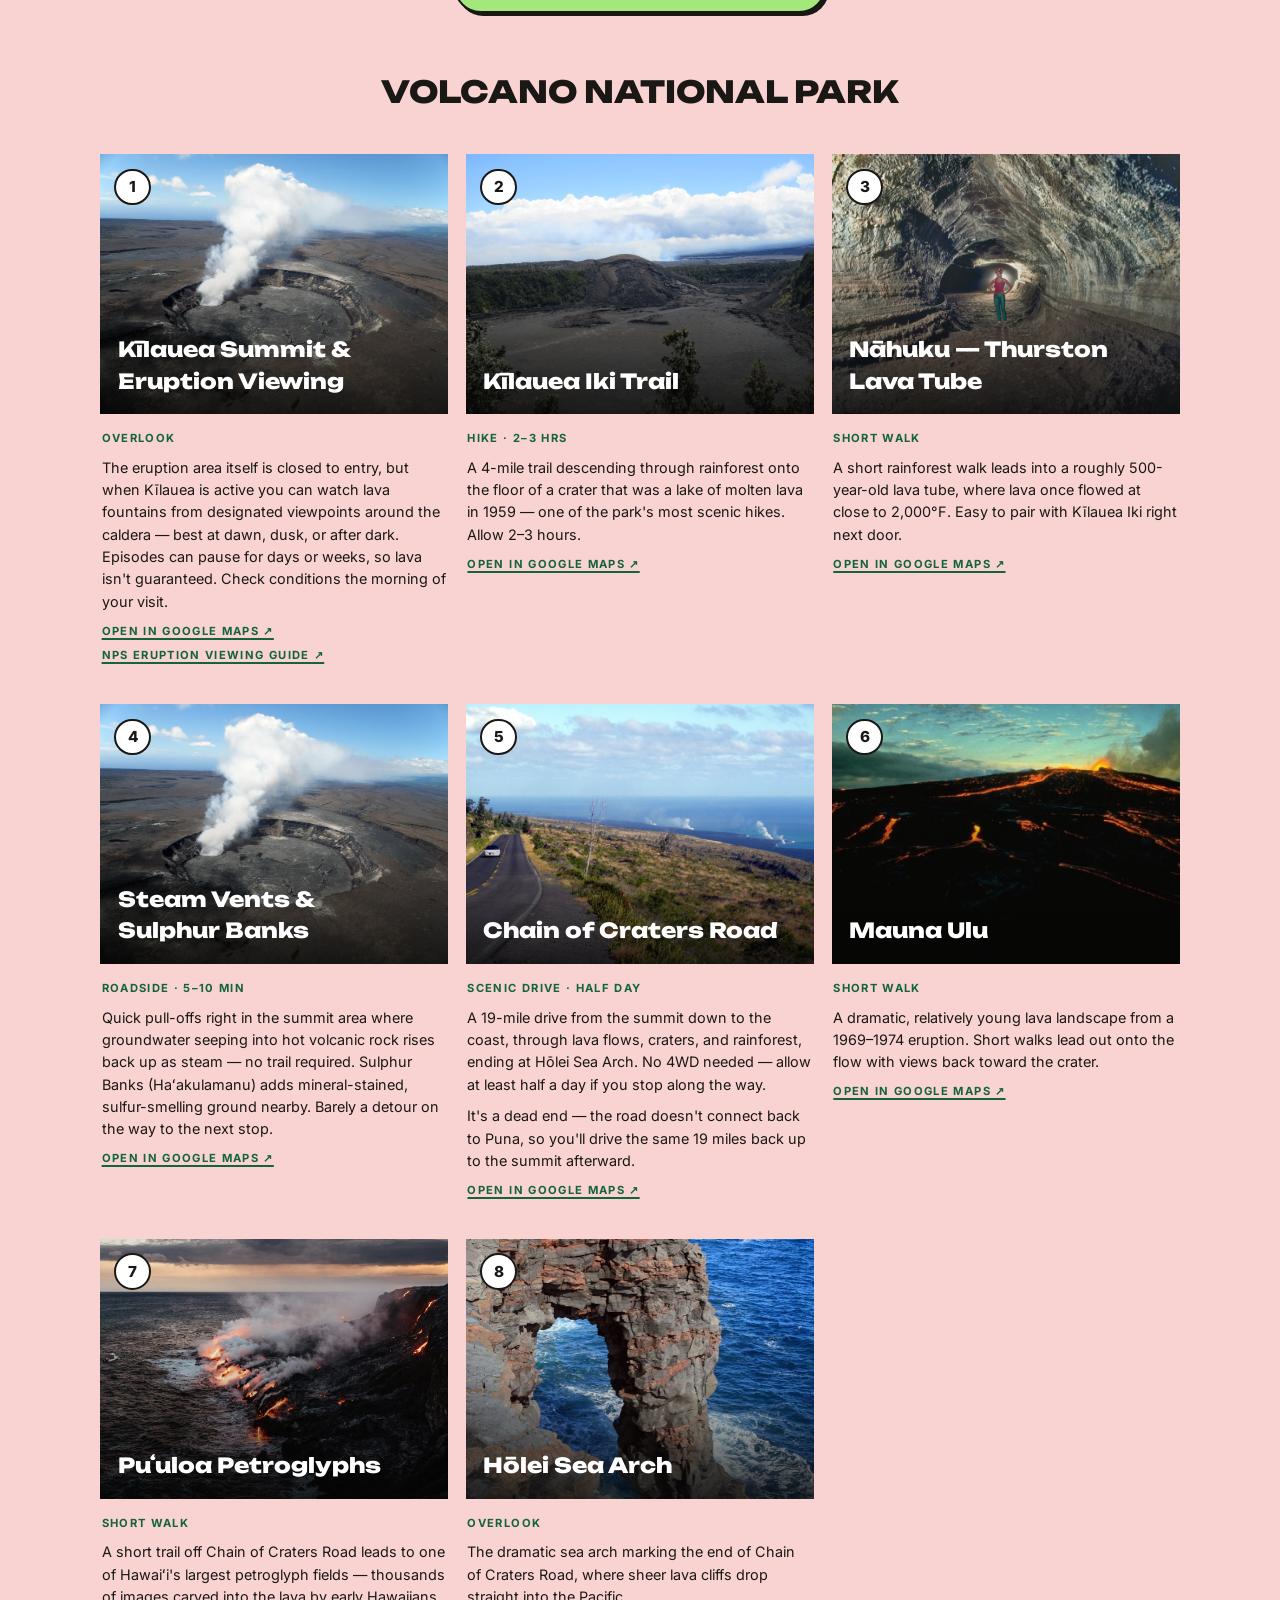
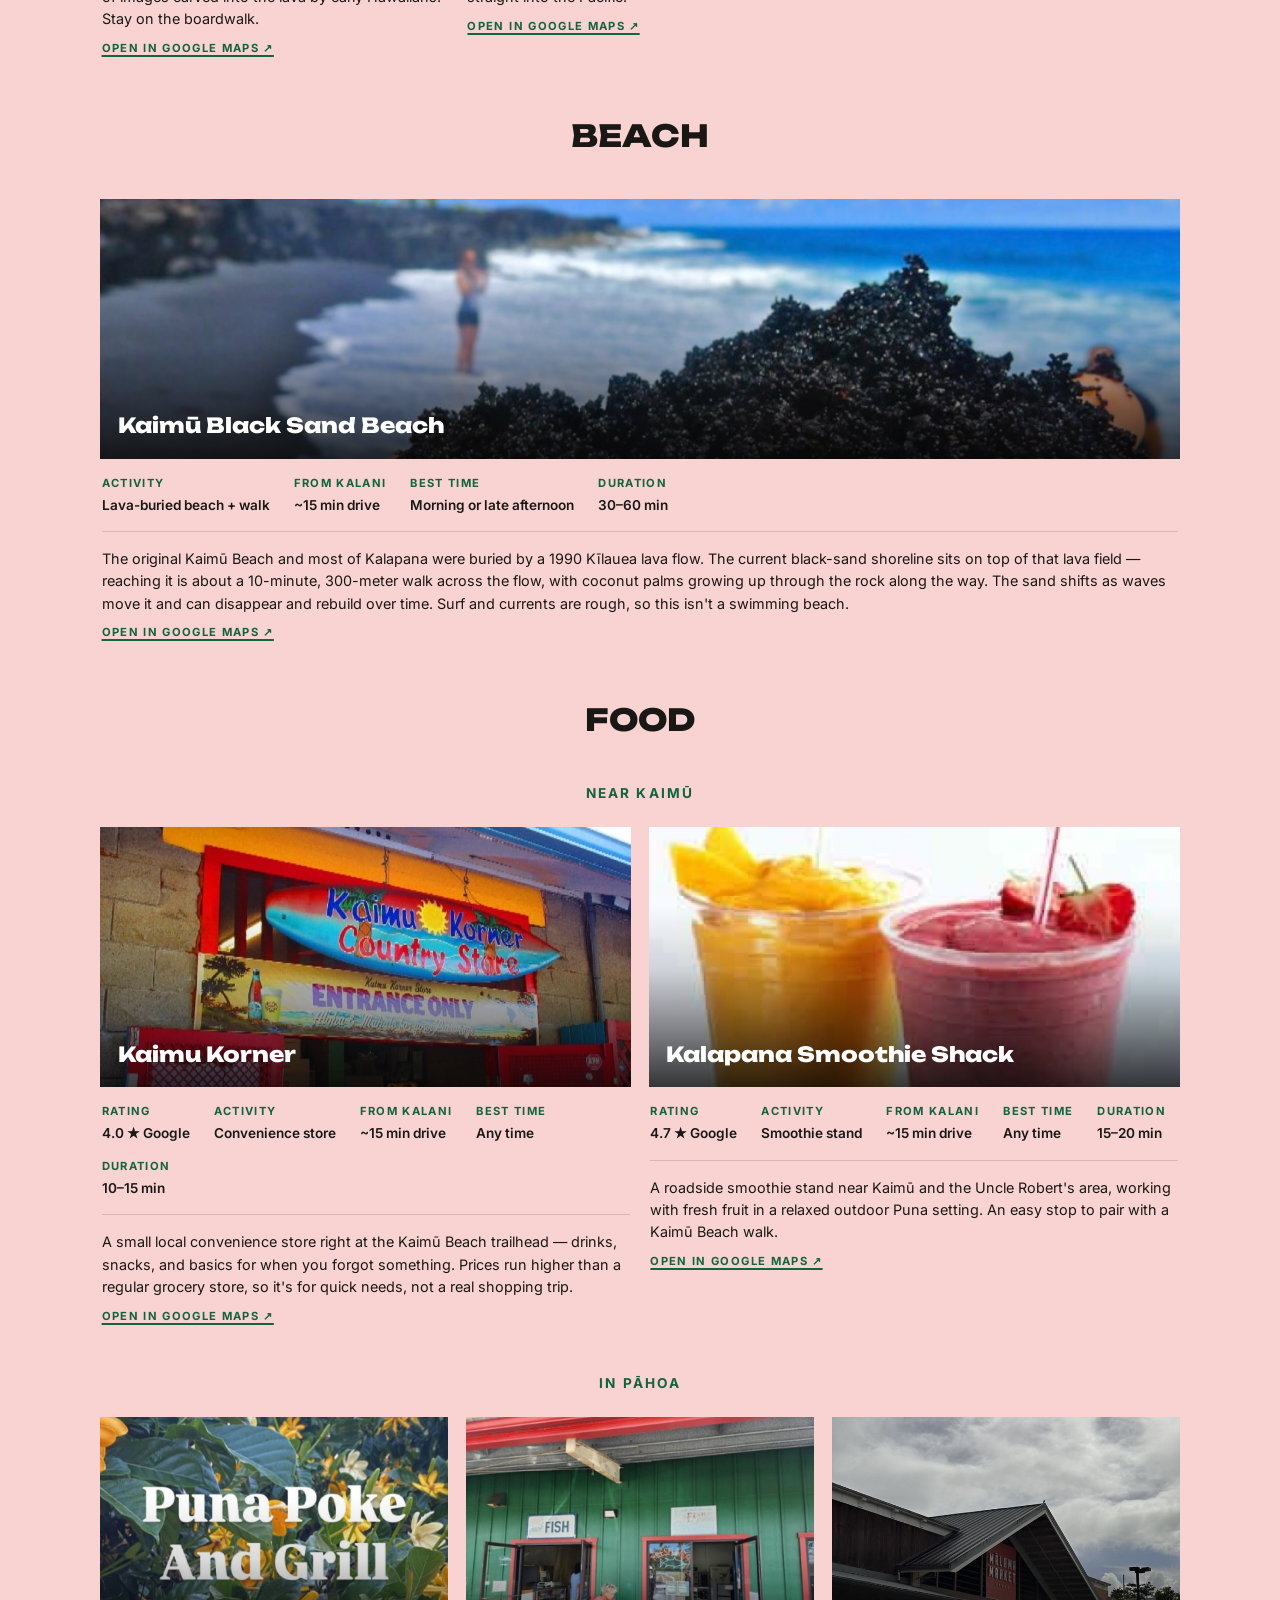
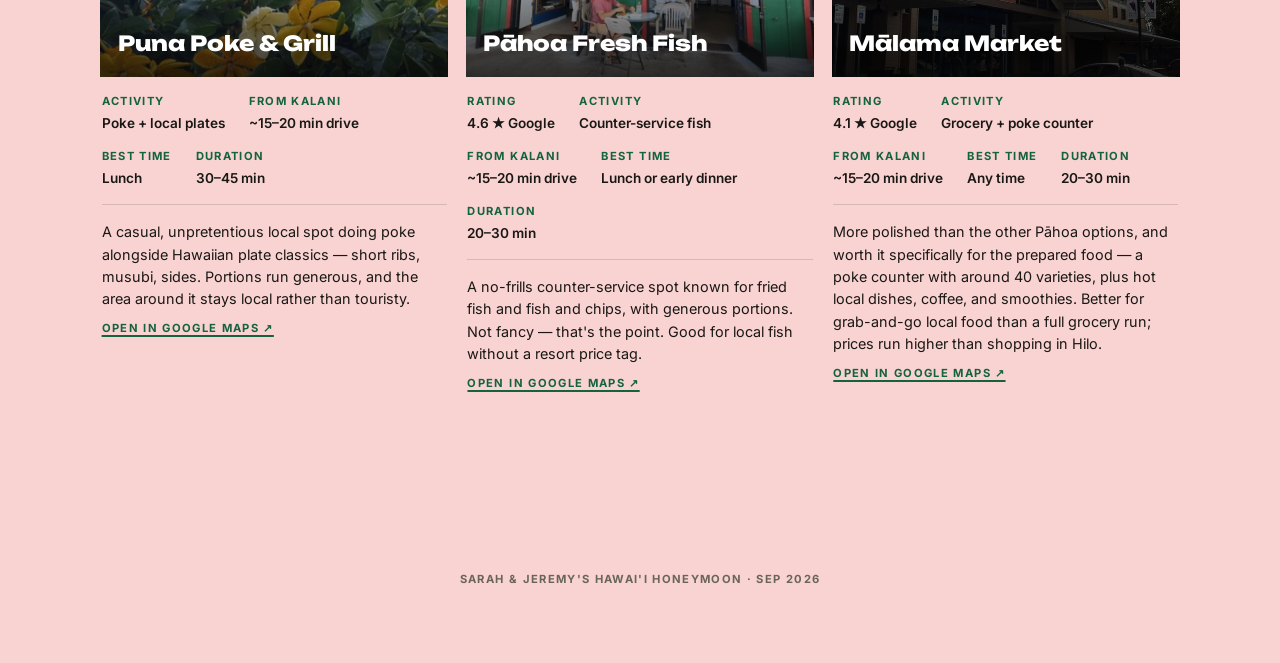
<file: volcanoes.html>
<!DOCTYPE html>
<html lang="en">
<head>
<meta charset="UTF-8">
<meta name="viewport" content="width=device-width, initial-scale=1.0, viewport-fit=cover">
<title>Hawaiʻi Volcanoes National Park — Sarah &amp; Jeremy's Honeymoon</title>
<link rel="apple-touch-icon" href="apple-touch-icon.png">
<link rel="icon" href="apple-touch-icon.png">
<meta name="apple-mobile-web-app-title" content="Honeymoon">
<link rel="stylesheet" href="style.css">
</head>
<body>

<a class="skip-link" href="#things">Skip to things to do</a>

<header class="site-nav" id="site-nav">
  <div class="nav-inner">
    <button class="nav-menu-toggle" id="menu-toggle" aria-label="Open menu" aria-expanded="false" aria-controls="site-menu">
      <svg class="nav-flower-icon" viewBox="0 0 100 100" width="28" height="28" aria-hidden="true" focusable="false">
        <g fill="currentColor">
          <path d="M23.8309326,37.2197571l23.0420532,9.6327515l-9.4787598-23.097168   c-2.7919312-6.8032227-11.633667-8.7077026-16.8599243-3.5341797c-0.0755615,0.0748291-0.1508789,0.1499023-0.2258301,0.2252808   C15.1661987,25.6155701,17.1038208,34.4075012,23.8309326,37.2197571z"/>
          <path d="M23.7550659,62.6055603c-6.8031616,2.7919312-8.7077026,11.633606-3.5342407,16.8598633   c0.0749512,0.0756836,0.1500854,0.151062,0.2255249,0.2261353c5.1691284,5.142334,13.9610596,3.2047119,16.7733765-3.5224609   l9.6329346-23.0424805L23.7550659,62.6055603z"/>
          <path d="M22.4661255,59.4639587l23.09729-9.4788208l-23.0422363-9.6327515   c-6.7270508-2.8123169-14.34552,1.9845581-14.4122314,9.2755737c-0.0009766,0.1063232-0.0015259,0.2127686-0.00177,0.3191528   C8.0963745,57.3009338,15.6629028,62.2559509,22.4661255,59.4639587z"/>
          <path d="M50.0145264,45.5632629l9.6326904-23.0420532c2.8123169-6.7271729-1.9846802-14.3455811-9.2756958-14.4122314   c-0.1063232-0.0009766-0.2126465-0.0015259-0.3190308-0.00177c-7.3538208-0.0107422-12.3087769,7.5557251-9.5167847,14.3589478   L50.0145264,45.5632629z"/>
          <path d="M77.5338745,40.5353699l-23.0974731,9.4790039l23.0424194,9.6328735   c6.7271729,2.8122559,14.3456421-1.9847412,14.4122314-9.2757568c0.0010376-0.1063843,0.0015869-0.2128296,0.00177-0.3193359   C91.9035645,42.6983337,84.3370972,37.7434998,77.5338745,40.5353699z"/>
          <path d="M49.9852905,54.4362488l-9.6329956,23.0426025c-2.8123169,6.7271118,1.9846191,14.3455811,9.2756348,14.4122925   c0.1064453,0.0009766,0.2129517,0.0015259,0.319519,0.0016479c7.3538208,0.0109253,12.3088379-7.555603,9.5168457-14.3588257   L49.9852905,54.4362488z"/>
          <path d="M76.2443848,37.3940125c6.8032837-2.7919922,8.7077637-11.6337891,3.5341797-16.8599243   c-0.0748901-0.0756836-0.1499634-0.151001-0.2253418-0.2259521c-5.1691895-5.1422119-13.9610596-3.2045288-16.7732544,3.522522   l-9.6328125,23.0422363L76.2443848,37.3940125z"/>
          <path d="M76.1694336,62.7799377L53.12677,53.1469421l9.4790039,23.0977783   c2.7919922,6.8032227,11.633728,8.7077637,16.8599854,3.5341187c0.0756836-0.0748901,0.151062-0.1500854,0.2261963-0.2255859   C84.8341675,74.3840637,82.8964844,65.5922546,76.1694336,62.7799377z"/>
        </g>
      </svg>
    </button>
    <a class="nav-wordmark" href="#top">
      <span class="nav-wordmark-full">
        <span class="nav-wordmark-top">September 14 – 21, 2026</span>
        <span class="nav-wordmark-bottom">Sarah &amp; Jeremy</span>
      </span>
      <span class="nav-wordmark-compact">S &amp; J</span>
    </a>
  </div>
</header>

<div class="site-menu" id="site-menu" aria-hidden="true">
  <button class="site-menu-close" id="menu-close" aria-label="Close menu">&times;</button>
  <nav class="site-menu-list">
    <a href="index.html">Itinerary</a>
    <a href="volcanoes.html" class="is-current">Hawaiʻi Volcanoes</a>
    <a href="maui.html">South Maui</a>
    <a href="lahaina.html">Lahaina Lunch</a>
    <a href="ritz.html">Kapalua</a>
  </nav>
</div>

<section class="page-hero bg-volc-halemaumau" id="top">
  <div class="page-hero-content">
    <p class="hero-subtitle">One Day At</p>
    <h1 class="hero-title">Hawaiʻi Volcanoes</h1>
  </div>
</section>

<main class="timeline">

  <section class="conditions" id="conditions">
    <h2 class="section-title">Current Conditions</h2>
    <div class="conditions-card">
      <span class="conditions-status" id="conditions-status">Checking live status…</span>
      <p class="conditions-detail" id="conditions-detail">Looking up the latest report from USGS.</p>
      <a class="conditions-link" id="conditions-link" href="#" target="_blank" rel="noopener" hidden>Latest USGS notice</a>
      <a class="conditions-link" href="https://www.nps.gov/havo/planyourvisit/eruption-viewing.htm" target="_blank" rel="noopener">NPS eruption viewing guide</a>
    </div>
  </section>

  <section class="volcano-map">
    <h2 class="section-title">The Park</h2>
    <p class="map-note">All eight stops below, in a natural order from Kalani Oceanside Retreat (about 30–35 min away) down to the coast. The eruption overlook is worth a second visit after dark if Kīlauea is active — most people save that for evening regardless of when they see everything else.</p>
    <div class="map-embed">
      <iframe
        src="https://www.google.com/maps?q=Hawaii+Volcanoes+National+Park&output=embed"
        loading="lazy"
        referrerpolicy="no-referrer-when-downgrade"
        title="Map of Hawaiʻi Volcanoes National Park">
      </iframe>
    </div>
    <a class="map-route-cta" href="https://www.google.com/maps/dir/?api=1&origin=Kalani+Oceanside+Retreat,+12-6870+Kalapana-Kapoho+Rd,+Pahoa,+HI+96778&destination=Holei+Sea+Arch,+HI&waypoints=Kilauea+Overlook,+HI|Kilauea+Iki+Trailhead,+HI|Thurston+Lava+Tube,+HI|Steam+Vents,+Hawaii+Volcanoes+National+Park,+HI|Mauna+Ulu,+HI|Puuloa+Petroglyphs,+HI&travelmode=driving" target="_blank" rel="noopener">See the route from your hotel ↗</a>
  </section>

  <section id="things">
    <h2 class="section-title">Volcano National Park</h2>

    <div class="events">

      <article class="event">
        <span class="event-number"></span>
        <div class="event-photo bg-volc-halemaumau">
          <h3>Kīlauea Summit &amp; Eruption Viewing</h3>
        </div>
        <div class="event-details">
          <span class="event-tag">Overlook</span>
          <p class="meta">The eruption area itself is closed to entry, but when Kīlauea is active you can watch lava fountains from designated viewpoints around the caldera — best at dawn, dusk, or after dark. Episodes can pause for days or weeks, so lava isn't guaranteed. Check conditions the morning of your visit.</p>
          <a class="map-link" href="https://www.google.com/maps/search/?api=1&query=Kilauea+Overlook+Hawaii+Volcanoes+National+Park" target="_blank" rel="noopener">Open in Google Maps ↗</a>
          <a class="map-link" href="https://www.nps.gov/havo/planyourvisit/eruption-viewing.htm" target="_blank" rel="noopener">NPS eruption viewing guide ↗</a>
        </div>
      </article>

      <article class="event">
        <span class="event-number"></span>
        <div class="event-photo bg-volc-kilaueaiki">
          <h3>Kīlauea Iki Trail</h3>
        </div>
        <div class="event-details">
          <span class="event-tag">Hike · 2–3 hrs</span>
          <p class="meta">A 4-mile trail descending through rainforest onto the floor of a crater that was a lake of molten lava in 1959 — one of the park's most scenic hikes. Allow 2–3 hours.</p>
          <a class="map-link" href="https://www.google.com/maps/search/?api=1&query=Kilauea+Iki+Trailhead+Hawaii+Volcanoes+National+Park" target="_blank" rel="noopener">Open in Google Maps ↗</a>
        </div>
      </article>

      <article class="event">
        <span class="event-number"></span>
        <div class="event-photo bg-volc-lavatube">
          <h3>Nāhuku — Thurston Lava Tube</h3>
        </div>
        <div class="event-details">
          <span class="event-tag">Short walk</span>
          <p class="meta">A short rainforest walk leads into a roughly 500-year-old lava tube, where lava once flowed at close to 2,000°F. Easy to pair with Kīlauea Iki right next door.</p>
          <a class="map-link" href="https://www.google.com/maps/search/?api=1&query=Nahuku+Thurston+Lava+Tube+Hawaii" target="_blank" rel="noopener">Open in Google Maps ↗</a>
        </div>
      </article>

      <article class="event">
        <span class="event-number"></span>
        <div class="event-photo bg-volc-halemaumau">
          <h3>Steam Vents &amp; Sulphur Banks</h3>
        </div>
        <div class="event-details">
          <span class="event-tag">Roadside · 5–10 min</span>
          <p class="meta">Quick pull-offs right in the summit area where groundwater seeping into hot volcanic rock rises back up as steam — no trail required. Sulphur Banks (Haʻakulamanu) adds mineral-stained, sulfur-smelling ground nearby. Barely a detour on the way to the next stop.</p>
          <a class="map-link" href="https://www.google.com/maps/search/?api=1&query=Steam+Vents+Hawaii+Volcanoes+National+Park" target="_blank" rel="noopener">Open in Google Maps ↗</a>
        </div>
      </article>

      <article class="event">
        <span class="event-number"></span>
        <div class="event-photo bg-volc-chainofcraters">
          <h3>Chain of Craters Road</h3>
        </div>
        <div class="event-details">
          <span class="event-tag">Scenic drive · Half day</span>
          <p class="meta">A 19-mile drive from the summit down to the coast, through lava flows, craters, and rainforest, ending at Hōlei Sea Arch. No 4WD needed — allow at least half a day if you stop along the way.</p>
          <p class="meta">It's a dead end — the road doesn't connect back to Puna, so you'll drive the same 19 miles back up to the summit afterward.</p>
          <a class="map-link" href="https://www.google.com/maps/search/?api=1&query=Chain+of+Craters+Road+Hawaii+Volcanoes+National+Park" target="_blank" rel="noopener">Open in Google Maps ↗</a>
        </div>
      </article>

      <article class="event">
        <span class="event-number"></span>
        <div class="event-photo bg-volc-maunaulu">
          <h3>Mauna Ulu</h3>
        </div>
        <div class="event-details">
          <span class="event-tag">Short walk</span>
          <p class="meta">A dramatic, relatively young lava landscape from a 1969–1974 eruption. Short walks lead out onto the flow with views back toward the crater.</p>
          <a class="map-link" href="https://www.google.com/maps/search/?api=1&query=Mauna+Ulu+Hawaii+Volcanoes+National+Park" target="_blank" rel="noopener">Open in Google Maps ↗</a>
        </div>
      </article>

      <article class="event">
        <span class="event-number"></span>
        <div class="event-photo bg-hero-lava">
          <h3>Puʻuloa Petroglyphs</h3>
        </div>
        <div class="event-details">
          <span class="event-tag">Short walk</span>
          <p class="meta">A short trail off Chain of Craters Road leads to one of Hawaiʻi's largest petroglyph fields — thousands of images carved into the lava by early Hawaiians. Stay on the boardwalk.</p>
          <a class="map-link" href="https://www.google.com/maps/search/?api=1&query=Puuloa+Petroglyphs+Hawaii+Volcanoes+National+Park" target="_blank" rel="noopener">Open in Google Maps ↗</a>
        </div>
      </article>

      <article class="event">
        <span class="event-number"></span>
        <div class="event-photo bg-volc-holeiarch">
          <h3>Hōlei Sea Arch</h3>
        </div>
        <div class="event-details">
          <span class="event-tag">Overlook</span>
          <p class="meta">The dramatic sea arch marking the end of Chain of Craters Road, where sheer lava cliffs drop straight into the Pacific.</p>
          <a class="map-link" href="https://www.google.com/maps/search/?api=1&query=Holei+Sea+Arch+Hawaii+Volcanoes+National+Park" target="_blank" rel="noopener">Open in Google Maps ↗</a>
        </div>
      </article>

    </div>
  </section>

  <section id="beach">
    <h2 class="section-title">Beach</h2>

    <div class="events">

      <article class="event">
        <div class="event-photo bg-kaimu-beach">
          <h3>Kaimū Black Sand Beach</h3>
        </div>
        <div class="event-details">
          <div class="event-specs">
            <div class="event-spec"><span class="event-spec-label">Activity</span><span class="event-spec-value">Lava-buried beach + walk</span></div>
            <div class="event-spec"><span class="event-spec-label">From Kalani</span><span class="event-spec-value">~15 min drive</span></div>
            <div class="event-spec"><span class="event-spec-label">Best Time</span><span class="event-spec-value">Morning or late afternoon</span></div>
            <div class="event-spec"><span class="event-spec-label">Duration</span><span class="event-spec-value">30–60 min</span></div>
          </div>
          <p class="meta">The original Kaimū Beach and most of Kalapana were buried by a 1990 Kīlauea lava flow. The current black-sand shoreline sits on top of that lava field — reaching it is about a 10-minute, 300-meter walk across the flow, with coconut palms growing up through the rock along the way. The sand shifts as waves move it and can disappear and rebuild over time. Surf and currents are rough, so this isn't a swimming beach.</p>
          <a class="map-link" href="https://www.google.com/maps/search/?api=1&query=Kaimu+Black+Sand+Beach+Kalapana+HI" target="_blank" rel="noopener">Open in Google Maps ↗</a>
        </div>
      </article>

    </div>
  </section>

  <section id="food">
    <h2 class="section-title">Food</h2>

    <h3 class="group-title">Near Kaimū</h3>
    <div class="events">

      <article class="event">
        <div class="event-photo bg-kaimu-korner">
          <h3>Kaimu Korner</h3>
        </div>
        <div class="event-details">
          <div class="event-specs">
            <div class="event-spec"><span class="event-spec-label">Rating</span><span class="event-spec-value">4.0 ★ Google</span></div>
            <div class="event-spec"><span class="event-spec-label">Activity</span><span class="event-spec-value">Convenience store</span></div>
            <div class="event-spec"><span class="event-spec-label">From Kalani</span><span class="event-spec-value">~15 min drive</span></div>
            <div class="event-spec"><span class="event-spec-label">Best Time</span><span class="event-spec-value">Any time</span></div>
            <div class="event-spec"><span class="event-spec-label">Duration</span><span class="event-spec-value">10–15 min</span></div>
          </div>
          <p class="meta">A small local convenience store right at the Kaimū Beach trailhead — drinks, snacks, and basics for when you forgot something. Prices run higher than a regular grocery store, so it's for quick needs, not a real shopping trip.</p>
          <a class="map-link" href="https://www.google.com/maps/search/?api=1&query=Kaimu+Korner+Country+Store,+12-5032+Pahoa+Kalapana+Rd,+Pahoa,+HI+96778" target="_blank" rel="noopener">Open in Google Maps ↗</a>
        </div>
      </article>

      <article class="event">
        <div class="event-photo bg-kalapana-smoothie">
          <h3>Kalapana Smoothie Shack</h3>
        </div>
        <div class="event-details">
          <div class="event-specs">
            <div class="event-spec"><span class="event-spec-label">Rating</span><span class="event-spec-value">4.7 ★ Google</span></div>
            <div class="event-spec"><span class="event-spec-label">Activity</span><span class="event-spec-value">Smoothie stand</span></div>
            <div class="event-spec"><span class="event-spec-label">From Kalani</span><span class="event-spec-value">~15 min drive</span></div>
            <div class="event-spec"><span class="event-spec-label">Best Time</span><span class="event-spec-value">Any time</span></div>
            <div class="event-spec"><span class="event-spec-label">Duration</span><span class="event-spec-value">15–20 min</span></div>
          </div>
          <p class="meta">A roadside smoothie stand near Kaimū and the Uncle Robert's area, working with fresh fruit in a relaxed outdoor Puna setting. An easy stop to pair with a Kaimū Beach walk.</p>
          <a class="map-link" href="https://www.google.com/maps/search/?api=1&query=Kalapana+Smoothie+Shack,+12-5038+Kalapana-Kapoho+Rd,+Pahoa,+HI+96778" target="_blank" rel="noopener">Open in Google Maps ↗</a>
        </div>
      </article>

    </div>

    <h3 class="group-title">In Pāhoa</h3>
    <div class="events">

      <article class="event">
        <div class="event-photo bg-puna-poke">
          <h3>Puna Poke &amp; Grill</h3>
        </div>
        <div class="event-details">
          <div class="event-specs">
            <div class="event-spec"><span class="event-spec-label">Activity</span><span class="event-spec-value">Poke + local plates</span></div>
            <div class="event-spec"><span class="event-spec-label">From Kalani</span><span class="event-spec-value">~15–20 min drive</span></div>
            <div class="event-spec"><span class="event-spec-label">Best Time</span><span class="event-spec-value">Lunch</span></div>
            <div class="event-spec"><span class="event-spec-label">Duration</span><span class="event-spec-value">30–45 min</span></div>
          </div>
          <p class="meta">A casual, unpretentious local spot doing poke alongside Hawaiian plate classics — short ribs, musubi, sides. Portions run generous, and the area around it stays local rather than touristy.</p>
          <a class="map-link" href="https://www.google.com/maps/search/?api=1&query=Puna+Poke+and+Grill,+15-2929+Pahoa+Village+Rd,+Pahoa,+HI+96778" target="_blank" rel="noopener">Open in Google Maps ↗</a>
        </div>
      </article>

      <article class="event">
        <div class="event-photo bg-pahoa-fresh-fish">
          <h3>Pāhoa Fresh Fish</h3>
        </div>
        <div class="event-details">
          <div class="event-specs">
            <div class="event-spec"><span class="event-spec-label">Rating</span><span class="event-spec-value">4.6 ★ Google</span></div>
            <div class="event-spec"><span class="event-spec-label">Activity</span><span class="event-spec-value">Counter-service fish</span></div>
            <div class="event-spec"><span class="event-spec-label">From Kalani</span><span class="event-spec-value">~15–20 min drive</span></div>
            <div class="event-spec"><span class="event-spec-label">Best Time</span><span class="event-spec-value">Lunch or early dinner</span></div>
            <div class="event-spec"><span class="event-spec-label">Duration</span><span class="event-spec-value">20–30 min</span></div>
          </div>
          <p class="meta">A no-frills counter-service spot known for fried fish and fish and chips, with generous portions. Not fancy — that's the point. Good for local fish without a resort price tag.</p>
          <a class="map-link" href="https://www.google.com/maps/search/?api=1&query=Pahoa+Fresh+Fish,+Pahoa,+HI+96778" target="_blank" rel="noopener">Open in Google Maps ↗</a>
        </div>
      </article>

      <article class="event">
        <div class="event-photo bg-malama-market">
          <h3>Mālama Market</h3>
        </div>
        <div class="event-details">
          <div class="event-specs">
            <div class="event-spec"><span class="event-spec-label">Rating</span><span class="event-spec-value">4.1 ★ Google</span></div>
            <div class="event-spec"><span class="event-spec-label">Activity</span><span class="event-spec-value">Grocery + poke counter</span></div>
            <div class="event-spec"><span class="event-spec-label">From Kalani</span><span class="event-spec-value">~15–20 min drive</span></div>
            <div class="event-spec"><span class="event-spec-label">Best Time</span><span class="event-spec-value">Any time</span></div>
            <div class="event-spec"><span class="event-spec-label">Duration</span><span class="event-spec-value">20–30 min</span></div>
          </div>
          <p class="meta">More polished than the other Pāhoa options, and worth it specifically for the prepared food — a poke counter with around 40 varieties, plus hot local dishes, coffee, and smoothies. Better for grab-and-go local food than a full grocery run; prices run higher than shopping in Hilo.</p>
          <a class="map-link" href="https://www.google.com/maps/search/?api=1&query=Malama+Market,+15-2714+Pahoa+Village+Rd,+Pahoa,+HI+96778" target="_blank" rel="noopener">Open in Google Maps ↗</a>
        </div>
      </article>

    </div>
  </section>

</main>

<footer>
  <p>Sarah &amp; Jeremy's Hawai'i honeymoon · Sep 2026</p>
</footer>

<script>
(function () {
  var toggle = document.getElementById('menu-toggle');
  var menu = document.getElementById('site-menu');
  var closeBtn = document.getElementById('menu-close');
  if (!toggle || !menu) return;

  function openMenu() {
    menu.classList.add('is-open');
    menu.setAttribute('aria-hidden', 'false');
    toggle.setAttribute('aria-expanded', 'true');
  }
  function closeMenu() {
    menu.classList.remove('is-open');
    menu.setAttribute('aria-hidden', 'true');
    toggle.setAttribute('aria-expanded', 'false');
  }

  toggle.addEventListener('click', openMenu);
  if (closeBtn) closeBtn.addEventListener('click', closeMenu);
  menu.addEventListener('click', function (e) {
    if (e.target === menu) closeMenu();
  });
  document.addEventListener('keydown', function (e) {
    if (e.key === 'Escape') closeMenu();
  });
})();
</script>

<script>
(function () {
  var nav = document.getElementById('site-nav');
  if (!nav) return;
  var ticking = false;

  function update() {
    nav.classList.toggle('is-scrolled', window.scrollY > 80);
    ticking = false;
  }

  window.addEventListener('scroll', function () {
    if (!ticking) {
      requestAnimationFrame(update);
      ticking = true;
    }
  }, { passive: true });

  update();
})();
</script>

<script>
(function () {
  var statusEl = document.getElementById('conditions-status');
  var detailEl = document.getElementById('conditions-detail');
  var linkEl = document.getElementById('conditions-link');
  if (!statusEl) return;

  function fallback() {
    statusEl.textContent = 'Live status unavailable right now';
    statusEl.className = 'conditions-status';
    detailEl.textContent = "Kīlauea has been erupting intermittently through 2026. Episodes can pause for days or weeks, so lava isn't guaranteed during your visit — check the official NPS page below before you go.";
  }

  fetch('https://volcanoes.usgs.gov/hans-public/api/volcano/getElevatedVolcanoes')
    .then(function (r) {
      if (!r.ok) throw new Error('bad response');
      return r.json();
    })
    .then(function (data) {
      var k = data.find(function (v) { return v.volcano_name === 'Kilauea'; });

      if (k) {
        statusEl.textContent = 'Kīlauea — ' + k.alert_level + ' (' + k.color_code + ')';
        statusEl.className = 'conditions-status status-' + k.color_code.toLowerCase();
        var sent = new Date(k.sent_utc.replace(' ', 'T') + 'Z');
        detailEl.textContent = 'USGS Hawaiian Volcano Observatory, updated ' +
          sent.toLocaleString('en-US', { month: 'short', day: 'numeric', hour: 'numeric', minute: '2-digit' }) + '.';
        if (k.notice_url) {
          linkEl.href = k.notice_url;
          linkEl.hidden = false;
        }
      } else {
        statusEl.textContent = 'Kīlauea — NORMAL (GREEN)';
        statusEl.className = 'conditions-status status-green';
        detailEl.textContent = 'No elevated activity currently reported by USGS.';
      }
    })
    .catch(fallback);
})();
</script>

</body>
</html>
</file>
<file: style.css>
:root {
  --gold: #12633e;
  --gold-bright: #a4e87b;
  --sand: #f8d3d2;
  --sand-deep: #f0bfbe;
  --ink: #1a1815;
  --muted: #6b6459;
  --line: rgba(20, 18, 15, 0.14);
  --font-display: "Unbounded", -apple-system, "Segoe UI", Helvetica, Arial, sans-serif;
  --font-script: "Yesteryear", Georgia, serif;
  --font-script-alt: "Yesteryear", Georgia, serif;
  --font-label: "Inter", -apple-system, "Segoe UI", Helvetica, Arial, sans-serif;
  --font-body: "Inter", -apple-system, "Segoe UI", Helvetica, Arial, sans-serif;
}

@font-face {
  font-family: "Yesteryear";
  font-weight: 400;
  font-style: normal;
  font-display: swap;
  src: url("fonts/yesteryear.woff2") format("woff2");
}

@font-face {
  font-family: "Unbounded";
  font-weight: 800;
  font-style: normal;
  font-display: swap;
  src: url("fonts/unbounded-bold.woff2") format("woff2");
}

@font-face {
  font-family: "Inter";
  font-weight: 400 800;
  font-style: normal;
  font-display: swap;
  src: url("fonts/inter-variable.woff2") format("woff2");
}

* { box-sizing: border-box; }
html { scroll-behavior: smooth; background: var(--sand); }

body {
  margin: 0;
  overflow-x: hidden;
  background: var(--sand);
  color: var(--ink);
  font-family: var(--font-body);
  line-height: 1.5;
}

@media (prefers-reduced-motion: reduce) {
  html { scroll-behavior: auto; }
}

a { color: inherit; }

.skip-link {
  position: absolute;
  left: -999px;
  top: 0;
  background: var(--ink);
  color: var(--sand);
  padding: 0.6rem 1rem;
  border-radius: 0 0 8px 0;
  z-index: 100;
}
.skip-link:focus { left: 0; }

a:focus-visible, button:focus-visible {
  outline: 2px solid var(--gold);
  outline-offset: 2px;
}

/* ---------- Nav ---------- */

.site-nav {
  position: fixed;
  top: 0;
  left: 0;
  right: 0;
  z-index: 30;
  background: transparent;
  pointer-events: none;
}

.nav-inner {
  width: 100%;
  display: flex;
  align-items: center;
  justify-content: space-between;
  padding: 1rem 1.5rem 1.5rem;
}

.nav-menu-toggle {
  order: 2;
  margin-right: -0.5rem;
  pointer-events: auto;
  background: none;
  border: 2px solid transparent;
  border-radius: 50%;
  padding: 0.5rem;
  cursor: pointer;
  display: flex;
  align-items: center;
  justify-content: center;
  transition: transform 0.15s ease, background 0.15s ease, border-color 0.15s ease, box-shadow 0.15s ease;
}

.site-nav.is-scrolled .nav-menu-toggle {
  background: var(--sand);
  border-color: var(--ink);
  box-shadow: 3px 3px 0 var(--ink);
}

.site-nav.is-scrolled .nav-menu-toggle:hover {
  transform: translate(2px, 2px);
  box-shadow: 1px 1px 0 var(--ink);
}

.nav-flower-icon {
  display: block;
  width: 38px;
  height: 38px;
  color: #fff;
  transition: color 0.35s ease, width 0.25s ease, height 0.25s ease;
}

.site-nav.is-scrolled .nav-flower-icon {
  width: 28px;
  height: 28px;
  color: var(--ink);
}

.nav-wordmark {
  order: 1;
  pointer-events: auto;
  text-decoration: none;
}

.nav-wordmark-full {
  display: none;
}

.nav-wordmark-compact {
  display: flex;
  align-items: center;
  justify-content: center;
  font-family: var(--font-script-alt);
  font-weight: 400;
  font-size: 1.5rem;
  line-height: 1;
  letter-spacing: 0;
  color: #fff;
  transition: opacity 0.35s ease;
}

.site-nav.is-scrolled .nav-wordmark-compact {
  opacity: 0;
  pointer-events: none;
}

.day-nav {
  display: flex;
  flex-direction: row;
  flex-wrap: wrap;
  justify-content: center;
  align-items: center;
  gap: 1.1rem;
  max-width: 30rem;
  margin: 3rem auto 0;
}

.day-nav a {
  padding: 0.55rem 1.2rem;
  background: var(--sand-deep);
  color: var(--ink);
  font-size: 0.85rem;
  font-weight: 700;
  letter-spacing: 0.1em;
  text-transform: uppercase;
  text-decoration: none;
  white-space: nowrap;
  border-radius: 999px;
  border: 2px solid var(--ink);
  box-shadow: 3px 3px 0 var(--ink);
  transition: transform 0.15s ease, box-shadow 0.15s ease, background 0.15s ease;
}
.day-nav a:hover {
  background: var(--sand);
  transform: translate(2px, 2px);
  box-shadow: 1px 1px 0 var(--ink);
}

/* ---------- Site menu ---------- */

.site-menu {
  position: fixed;
  inset: 0;
  z-index: 50;
  display: flex;
  align-items: center;
  justify-content: center;
  background: var(--sand);
  opacity: 0;
  pointer-events: none;
  transition: opacity 0.3s ease;
}

.site-menu.is-open {
  opacity: 1;
  pointer-events: auto;
}

.site-menu-close {
  position: absolute;
  top: 1.5rem;
  right: 1.5rem;
  width: 2.6rem;
  height: 2.6rem;
  display: flex;
  align-items: center;
  justify-content: center;
  background: #fff;
  border: 2px solid var(--ink);
  border-radius: 50%;
  box-shadow: 3px 3px 0 var(--ink);
  color: var(--ink);
  font-size: 1.5rem;
  line-height: 1;
  cursor: pointer;
  padding: 0;
  transition: transform 0.15s ease, box-shadow 0.15s ease;
}

.site-menu-close:hover {
  transform: translate(2px, 2px);
  box-shadow: 1px 1px 0 var(--ink);
}

.site-menu-list {
  display: flex;
  flex-direction: column;
  align-items: center;
  gap: 1.75rem;
}

.site-menu-list a {
  font-family: var(--font-body);
  font-weight: 700;
  font-size: clamp(1rem, 3vw, 1.3rem);
  text-transform: uppercase;
  letter-spacing: 0.06em;
  color: var(--ink);
  text-decoration: none;
  background: var(--gold-bright);
  border: 2px solid var(--ink);
  border-radius: 999px;
  padding: 0.8rem 2rem;
  box-shadow: 3px 3px 0 var(--ink);
  transition: transform 0.15s ease, box-shadow 0.15s ease, background 0.15s ease;
}

.site-menu-list a:hover,
.site-menu-list a.is-current {
  background: var(--sand-deep);
  transform: translate(2px, 2px);
  box-shadow: 1px 1px 0 var(--ink);
}

/* ---------- Hero ---------- */

.hero {
  position: relative;
  height: 100vh;
  min-height: 560px;
  overflow: hidden;
  display: flex;
  align-items: center;
}

.hero::after {
  content: "";
  position: absolute;
  inset: 0;
  background: linear-gradient(180deg, rgba(5, 5, 5, 0.6) 0%, rgba(5, 5, 5, 0.4) 35%, rgba(5, 5, 5, 0.45) 70%, rgba(5, 5, 5, 0.7) 100%);
}

.hero-slide {
  position: absolute;
  inset: -4%;
  background-size: cover;
  background-position: center 62%;
  opacity: 0;
  animation-duration: 32s;
  animation-iteration-count: infinite;
  animation-timing-function: ease-in-out;
}

.hero-slide:nth-of-type(1) { animation-name: pan-horizontal; animation-delay: 0s; }
.hero-slide:nth-of-type(2) { animation-name: pan-vertical; animation-delay: 8s; }
.hero-slide:nth-of-type(3) { animation-name: pan-horizontal-reverse; animation-delay: 16s; }
.hero-slide:nth-of-type(4) { animation-name: pan-zoom; animation-delay: 24s; }

@keyframes pan-horizontal {
  0% { opacity: 0; transform: scale(1.12) translate(-2.5%, 0); }
  3% { opacity: 1; }
  22% { opacity: 1; transform: scale(1.22) translate(2.5%, 0); }
  25%, 100% { opacity: 0; transform: scale(1.22) translate(2.5%, 0); }
}

@keyframes pan-horizontal-reverse {
  0% { opacity: 0; transform: scale(1.12) translate(2.5%, 0); }
  3% { opacity: 1; }
  22% { opacity: 1; transform: scale(1.22) translate(-2.5%, 0); }
  25%, 100% { opacity: 0; transform: scale(1.22) translate(-2.5%, 0); }
}

@keyframes pan-vertical {
  0% { opacity: 0; transform: scale(1.12) translate(0, -2.5%); }
  3% { opacity: 1; }
  22% { opacity: 1; transform: scale(1.22) translate(0, 2.5%); }
  25%, 100% { opacity: 0; transform: scale(1.22) translate(0, 2.5%); }
}

@keyframes pan-zoom {
  0% { opacity: 0; transform: scale(1.05); }
  3% { opacity: 1; }
  22% { opacity: 1; transform: scale(1.24); }
  25%, 100% { opacity: 0; transform: scale(1.24); }
}

@media (prefers-reduced-motion: reduce) {
  .hero-slide { animation: none; opacity: 1; transform: none; }
  .hero-slide:not(:first-of-type) { display: none; }
}

.hero-content {
  position: relative;
  z-index: 1;
  width: 100%;
  max-width: 64rem;
  margin: 0 auto;
  padding: 6rem 2rem;
  display: flex;
  flex-direction: column;
  align-items: center;
  text-align: center;
  color: #fff;
}

.hero-subtitle {
  max-width: 100%;
  min-width: 0;
  margin: 0 0 0.3rem;
  font-family: var(--font-script);
  font-weight: 400;
  font-size: clamp(2.9rem, 6.5vw, 4.6rem);
  line-height: 1.3;
  letter-spacing: 0;
  color: #fff;
}

.hero-title {
  max-width: 100%;
  min-width: 0;
  margin: 0 0 0.3rem;
  font-family: var(--font-display);
  font-weight: 800;
  font-size: clamp(2.3rem, 6.5vw, 4.6rem);
  line-height: 1.05;
  letter-spacing: 0;
  text-transform: uppercase;
  text-wrap: balance;
}

.countdown {
  margin: 1rem 0 1.75rem;
  display: flex;
  flex-direction: column;
  align-items: center;
  gap: 0.6rem;
}

.countdown::before,
.countdown::after {
  content: "";
  align-self: stretch;
  height: 1px;
  background: rgba(255, 255, 255, 0.6);
}

.countdown-value {
  font-family: var(--font-body);
  font-weight: 800;
  font-size: clamp(1.1rem, 2.2vw, 1.4rem);
  letter-spacing: 0.03em;
  font-variant-numeric: tabular-nums;
}

@media (max-width: 560px) {
  .hero-content { padding: 5.5rem 1.5rem 2rem; }
  .hero-subtitle { font-size: clamp(2.1rem, 9vw, 2.8rem); }
  .hero-title { margin-bottom: 0.6rem; font-size: clamp(2.2rem, 10vw, 3.2rem); }
  .countdown { gap: 0.35rem; }
  .day-nav { margin-top: 1.75rem; }
}

/* ---------- Timeline ---------- */

.timeline {
  max-width: 1120px;
  margin: 0 auto;
  padding: 1rem 1.25rem 4rem;
}

.timeline > section {
  margin-bottom: 3.5rem;
}

.section-title {
  font-family: var(--font-display);
  font-weight: 800;
  font-size: clamp(1.4rem, 2.6vw, 1.9rem);
  letter-spacing: 0;
  text-transform: uppercase;
  color: var(--ink);
  margin: 0 0 2.5rem;
  text-align: center;
}

.group-title {
  font-family: var(--font-label);
  font-weight: 700;
  font-size: 0.85rem;
  letter-spacing: 0.16em;
  text-transform: uppercase;
  color: var(--gold);
  text-align: center;
  margin: 3rem 0 1.5rem;
}

.group-title:first-of-type { margin-top: 0.5rem; }

.day { margin-bottom: 2.75rem; scroll-margin-top: 5.5rem; }

.day-label {
  display: flex;
  align-items: baseline;
  justify-content: center;
  gap: 0.75rem;
  margin-bottom: 1.1rem;
}

.day-label .date {
  font-family: var(--font-display);
  font-weight: 800;
  font-size: 1.15rem;
  color: var(--ink);
}

.day-label .day-tag {
  font-family: var(--font-label);
  font-size: 0.7rem;
  font-weight: 700;
  letter-spacing: 0.12em;
  text-transform: uppercase;
  color: var(--gold);
}

.events {
  display: grid;
  grid-template-columns: repeat(auto-fit, minmax(270px, 1fr));
  gap: 2.5rem 1.1rem;
}

.event {
  position: relative;
  display: flex;
  flex-direction: column;
}

#things .events { counter-reset: stop; }
#things .event { counter-increment: stop; }

.event-number {
  position: absolute;
  top: 0.9rem;
  left: 0.9rem;
  z-index: 2;
  width: 2.3rem;
  height: 2.3rem;
  display: flex;
  align-items: center;
  justify-content: center;
  font-family: var(--font-body);
  font-weight: 800;
  font-size: 0.95rem;
  line-height: 1;
  color: var(--ink);
  background: #fff;
  border: 2px solid var(--ink);
  border-radius: 50%;
}
.event-number::before { content: counter(stop); }

.event-photo-link {
  display: block;
  color: inherit;
  text-decoration: none;
}

.event-photo {
  position: relative;
  height: 260px;
  background-size: cover;
  background-position: center;
  display: flex;
  flex-direction: column;
  justify-content: flex-end;
  align-items: flex-start;
  padding: 1.1rem;
}

.event-photo::after {
  content: "";
  position: absolute;
  inset: 0;
  background: linear-gradient(to top, rgba(5,5,5,0.8) 0%, rgba(5,5,5,0.15) 45%, transparent 70%);
}

.event-photo .event-time {
  position: relative;
  z-index: 1;
  display: block;
  margin-bottom: 0.35rem;
  font-family: var(--font-display);
  font-weight: 800;
  font-size: 0.75rem;
  letter-spacing: 0.08em;
  text-transform: uppercase;
  font-variant-numeric: tabular-nums;
  color: #fff;
}

.event-photo h3 {
  position: relative;
  z-index: 1;
  margin: 0;
  color: #fff;
  font-family: var(--font-display);
  font-weight: 800;
  font-size: 1.3rem;
  letter-spacing: 0;
  text-wrap: balance;
}

.event-cta {
  position: relative;
  z-index: 1;
  display: inline-block;
  margin-top: 0.75rem;
  padding: 0.55rem 1.2rem;
  background: var(--gold-bright);
  color: var(--ink);
  font-family: var(--font-body);
  font-size: 0.85rem;
  font-weight: 700;
  letter-spacing: 0.1em;
  text-transform: uppercase;
  border-radius: 999px;
  border: 2px solid var(--ink);
  box-shadow: 3px 3px 0 var(--ink);
  transition: transform 0.15s ease, box-shadow 0.15s ease;
}

.event-cta:hover {
  transform: translate(2px, 2px);
  box-shadow: 1px 1px 0 var(--ink);
}

.event-details {
  padding: 1rem 0.1rem 0;
}

.event-tag {
  display: block;
  margin-bottom: 0.6rem;
  color: var(--gold);
  font-family: var(--font-label);
  font-size: 0.7rem;
  font-weight: 700;
  letter-spacing: 0.12em;
  text-transform: uppercase;
}

.event-specs {
  display: flex;
  flex-wrap: wrap;
  gap: 0.9rem 1.5rem;
  margin-bottom: 1rem;
  padding-bottom: 1rem;
  border-bottom: 1px solid var(--line);
}

.event-spec {
  display: flex;
  flex-direction: column;
  gap: 0.2rem;
}

.event-spec-label {
  font-family: var(--font-label);
  font-size: 0.7rem;
  font-weight: 700;
  letter-spacing: 0.12em;
  text-transform: uppercase;
  color: var(--gold);
}

.event-spec-value {
  font-size: 0.85rem;
  font-weight: 600;
  color: var(--ink);
}

.event-details .meta {
  margin: 0 0 0.6rem;
  color: var(--ink);
  font-size: 0.9rem;
  line-height: 1.55;
}

.event-details .meta:last-child { margin-bottom: 0; }

footer {
  text-align: center;
  padding: 3rem 1.25rem 4rem;
  color: var(--muted);
  font-family: var(--font-label);
  font-size: 0.7rem;
  font-weight: 700;
  letter-spacing: 0.12em;
  text-transform: uppercase;
}

/* ---------- Page hero (sub-pages) ---------- */

.page-hero {
  position: relative;
  height: 60vh;
  min-height: 420px;
  background-size: cover;
  background-position: center;
  display: flex;
  align-items: center;
  justify-content: center;
  overflow: hidden;
}

.page-hero::after {
  content: "";
  position: absolute;
  inset: 0;
  background: linear-gradient(180deg, rgba(5,5,5,0.45) 0%, rgba(5,5,5,0.35) 50%, rgba(5,5,5,0.65) 100%);
}

.page-hero-content {
  position: relative;
  z-index: 1;
  text-align: center;
  color: #fff;
  padding: 6rem 1.5rem 2rem;
}

/* ---------- Conditions ---------- */


.conditions-card {
  max-width: 34rem;
  margin: 0 auto;
  border: 1px solid var(--line);
  padding: 2rem;
  text-align: center;
}

.conditions-status {
  display: block;
  font-family: var(--font-label);
  font-weight: 700;
  font-size: 1rem;
  letter-spacing: 0.1em;
  text-transform: uppercase;
  margin-bottom: 0.5rem;
  color: var(--ink);
}

.conditions-status.status-green { color: #4f7a3d; }
.conditions-status.status-yellow { color: #9c7a2e; }
.conditions-status.status-orange { color: #b5560d; }
.conditions-status.status-red { color: #a5372f; }

.conditions-detail {
  margin: 0 0 1.25rem;
  color: var(--muted);
  font-size: 0.9rem;
  line-height: 1.55;
}

.conditions-link {
  display: block;
  width: fit-content;
  margin: 0 auto;
  color: var(--gold);
  font-family: var(--font-label);
  font-size: 0.7rem;
  font-weight: 700;
  letter-spacing: 0.12em;
  text-transform: uppercase;
  text-decoration: none;
  border-bottom: 2px solid var(--gold);
  padding: 0.6rem 0.2rem;
  transition: color 0.15s ease, border-color 0.15s ease;
}
.conditions-link:hover { color: var(--ink); border-color: var(--ink); }

.conditions-link + .conditions-link {
  margin-top: 0.4rem;
}

/* ---------- Map ---------- */

.volcano-map { text-align: center; }

.map-note {
  max-width: 34rem;
  margin: 0 auto 1.25rem;
  color: var(--muted);
  font-size: 0.9rem;
  line-height: 1.55;
}

.map-embed {
  width: 100%;
  height: 380px;
  border: 1px solid var(--line);
}
.map-embed iframe { width: 100%; height: 100%; border: 0; display: block; }

.map-link {
  display: block;
  margin-top: 0.5rem;
  color: var(--gold);
  font-family: var(--font-label);
  font-size: 0.7rem;
  font-weight: 700;
  letter-spacing: 0.12em;
  text-transform: uppercase;
  text-decoration: underline;
  text-decoration-thickness: 2px;
  text-underline-offset: 3px;
  transition: color 0.15s ease;
}
.map-link:hover { color: var(--ink); }

.map-route-cta {
  display: inline-block;
  margin-top: 1.25rem;
  padding: 0.85rem 1.75rem;
  background: var(--gold-bright);
  border: 2px solid var(--ink);
  color: var(--ink);
  font-size: 0.9rem;
  font-weight: 700;
  letter-spacing: 0.1em;
  text-transform: uppercase;
  text-decoration: none;
  border-radius: 999px;
  box-shadow: 3px 3px 0 var(--ink);
  transition: transform 0.15s ease, box-shadow 0.15s ease;
}
.map-route-cta:hover {
  transform: translate(2px, 2px);
  box-shadow: 1px 1px 0 var(--ink);
}

.bg-hero { background-image: url("photos/hero.jpg"); }
.bg-hero-cove { background-image: url("photos/hero-cove.jpg"); }
.bg-hero-lagoon { background-image: url("photos/hero-lagoon.jpg"); }
.bg-hero-lava { background-image: url("photos/hero-lava.jpg"); }
.bg-tilekona { background-image: url("photos/tilekona.jpg"); }
.bg-tilehome { background-image: url("photos/tilehome.jpg"); }
.bg-flight-depart { background-image: url("photos/flight-depart.jpg"); }
.bg-flight-interisland { background-image: url("photos/flight-interisland.jpg"); }
.bg-flight-coast { background-image: url("photos/flight-coast.jpg"); }
.bg-car-alamo { background-image: url("photos/car-alamo.jpg"); }
.bg-car-sixt { background-image: url("photos/car-sixt.jpg"); }
.bg-ritz-real { background-image: url("photos/ritz-real.jpg"); }
.bg-aston-real { background-image: url("photos/aston-real.jpg"); }
.bg-kalani-real { background-image: url("photos/kalani-real.jpg"); }
.bg-volc-halemaumau { background-image: url("photos/volc-halemaumau.jpg"); }
.bg-volc-kilaueaiki { background-image: url("photos/volc-kilaueaiki.jpg"); }
.bg-volc-lavatube { background-image: url("photos/volc-lavatube.jpg"); }
.bg-volc-chainofcraters { background-image: url("photos/volc-chainofcraters.jpg"); }
.bg-volc-maunaulu { background-image: url("photos/volc-maunaulu.jpg"); }
.bg-maui-wailea { background-image: url("photos/maui-wailea.jpg"); }
.bg-maui-bigbeach { background-image: url("photos/maui-bigbeach.jpg"); }
.bg-maui-laperouse { background-image: url("photos/maui-laperouse.jpg"); }
.bg-maui-ulua { background-image: url("photos/maui-ulua.jpg"); }
.bg-maui-ahihikinau { background-image: url("photos/maui-ahihikinau.jpg"); }
.bg-maui-haleakala { background-image: url("photos/maui-haleakala.jpg"); }
.bg-food-smfishco { background-image: url("photos/food-smfishco.jpg"); }
.bg-food-kinaole { background-image: url("photos/food-kinaole.jpg"); }
.bg-food-truckcourt { background-image: url("photos/food-truckcourt.jpg"); }
.bg-food-kaleis { background-image: url("photos/food-kaleis.jpg"); }
.bg-food-alohabraised { background-image: url("photos/food-alohabraised.jpg"); }
.bg-food-okazuya { background-image: url("photos/food-okazuya.jpg"); }
.bg-food-fishmarketmaui { background-image: url("photos/food-fishmarketmaui.jpg"); }
.bg-food-alohamixedplate { background-image: url("photos/food-alohamixedplate.jpg"); }
.bg-food-paiafish { background-image: url("photos/food-paiafish.jpg"); }
.bg-food-foodland { background-image: url("photos/food-foodland.jpg"); }
.bg-maui-turtle { background-image: url("photos/maui-turtle.jpg"); }
.bg-dive-scuba { background-image: url("photos/dive-scuba.jpg"); }
.bg-volc-holeiarch { background-image: url("photos/volc-holeiarch.jpg"); }
.bg-kaimu-beach { background-image: url("photos/kaimu-beach.jpg"); }
.bg-kaimu-korner { background-image: url("photos/kaimu-korner.jpg"); }
.bg-kalapana-smoothie { background-image: url("photos/kalapana-smoothie.jpg"); }
.bg-puna-poke { background-image: url("photos/puna-poke.jpg"); }
.bg-pahoa-fresh-fish { background-image: url("photos/pahoa-fresh-fish.jpg"); }
.bg-malama-market { background-image: url("photos/malama-market.jpg"); }
</file>
